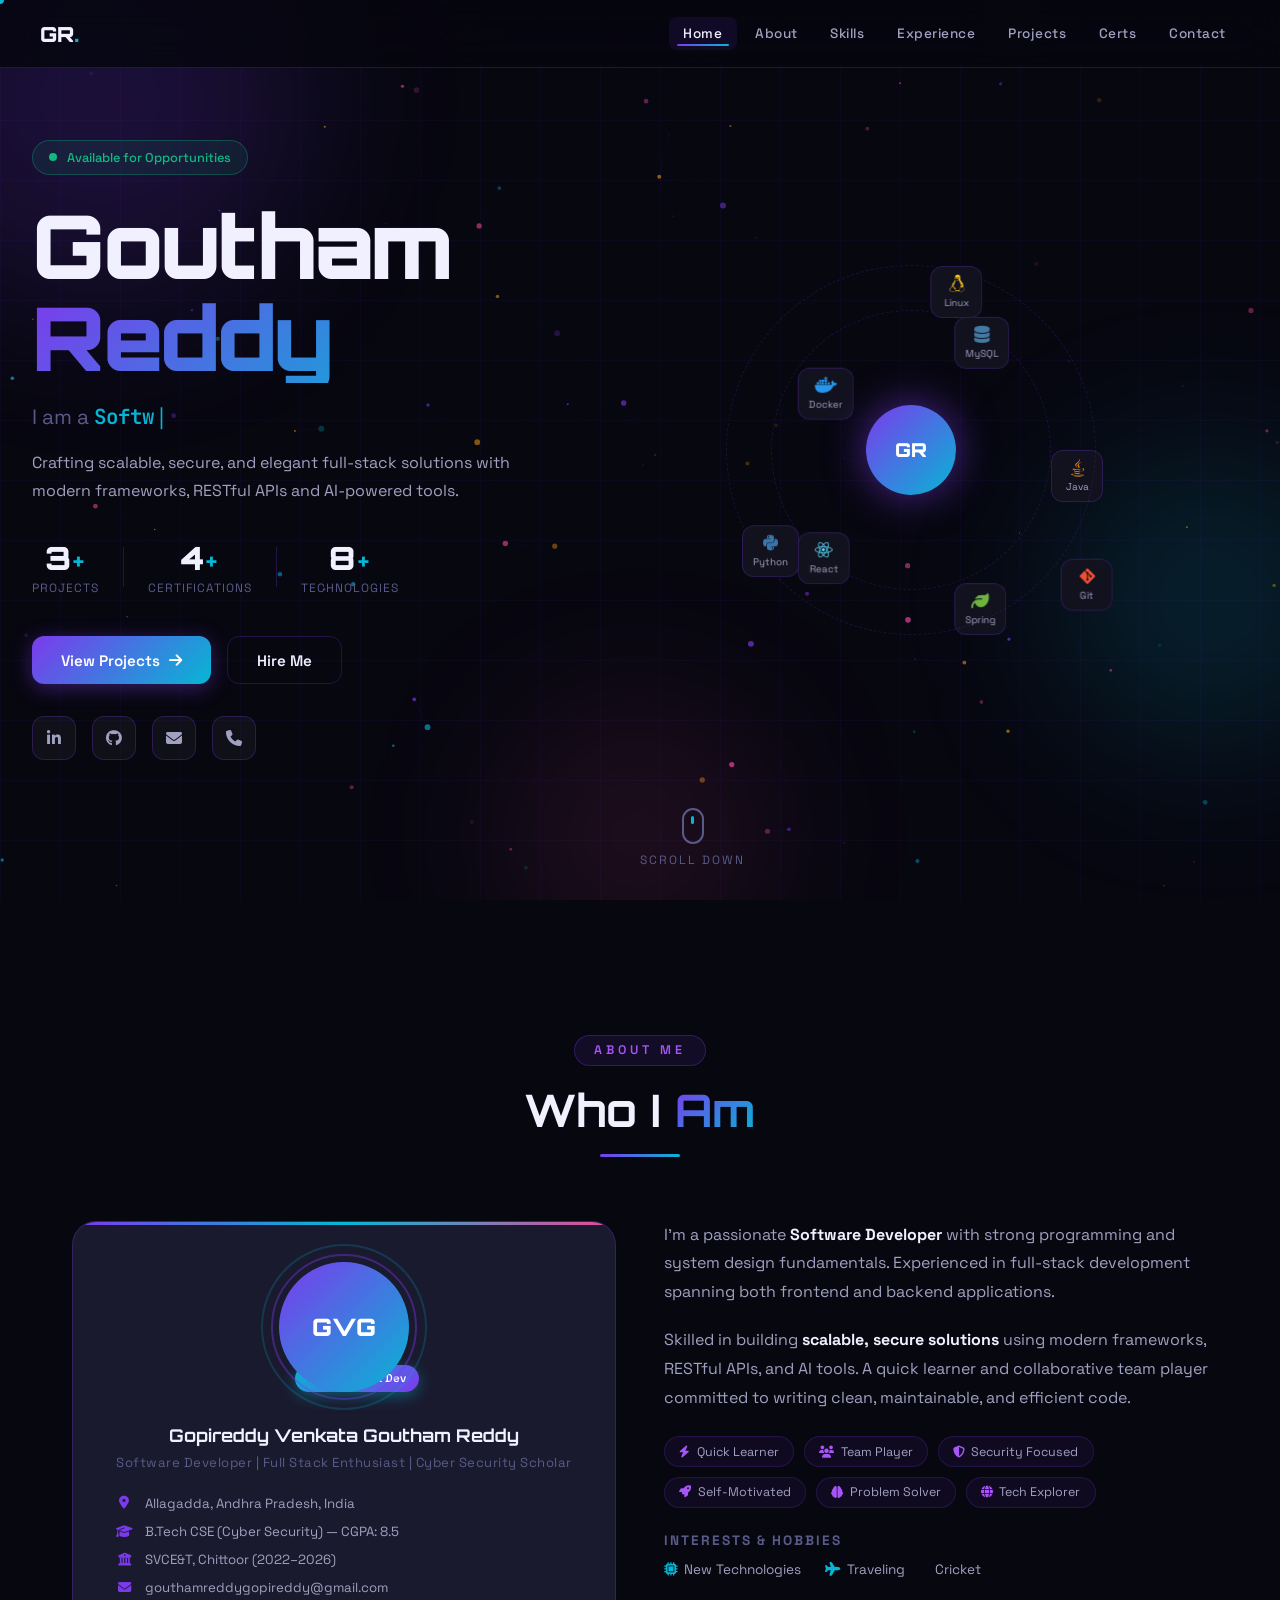
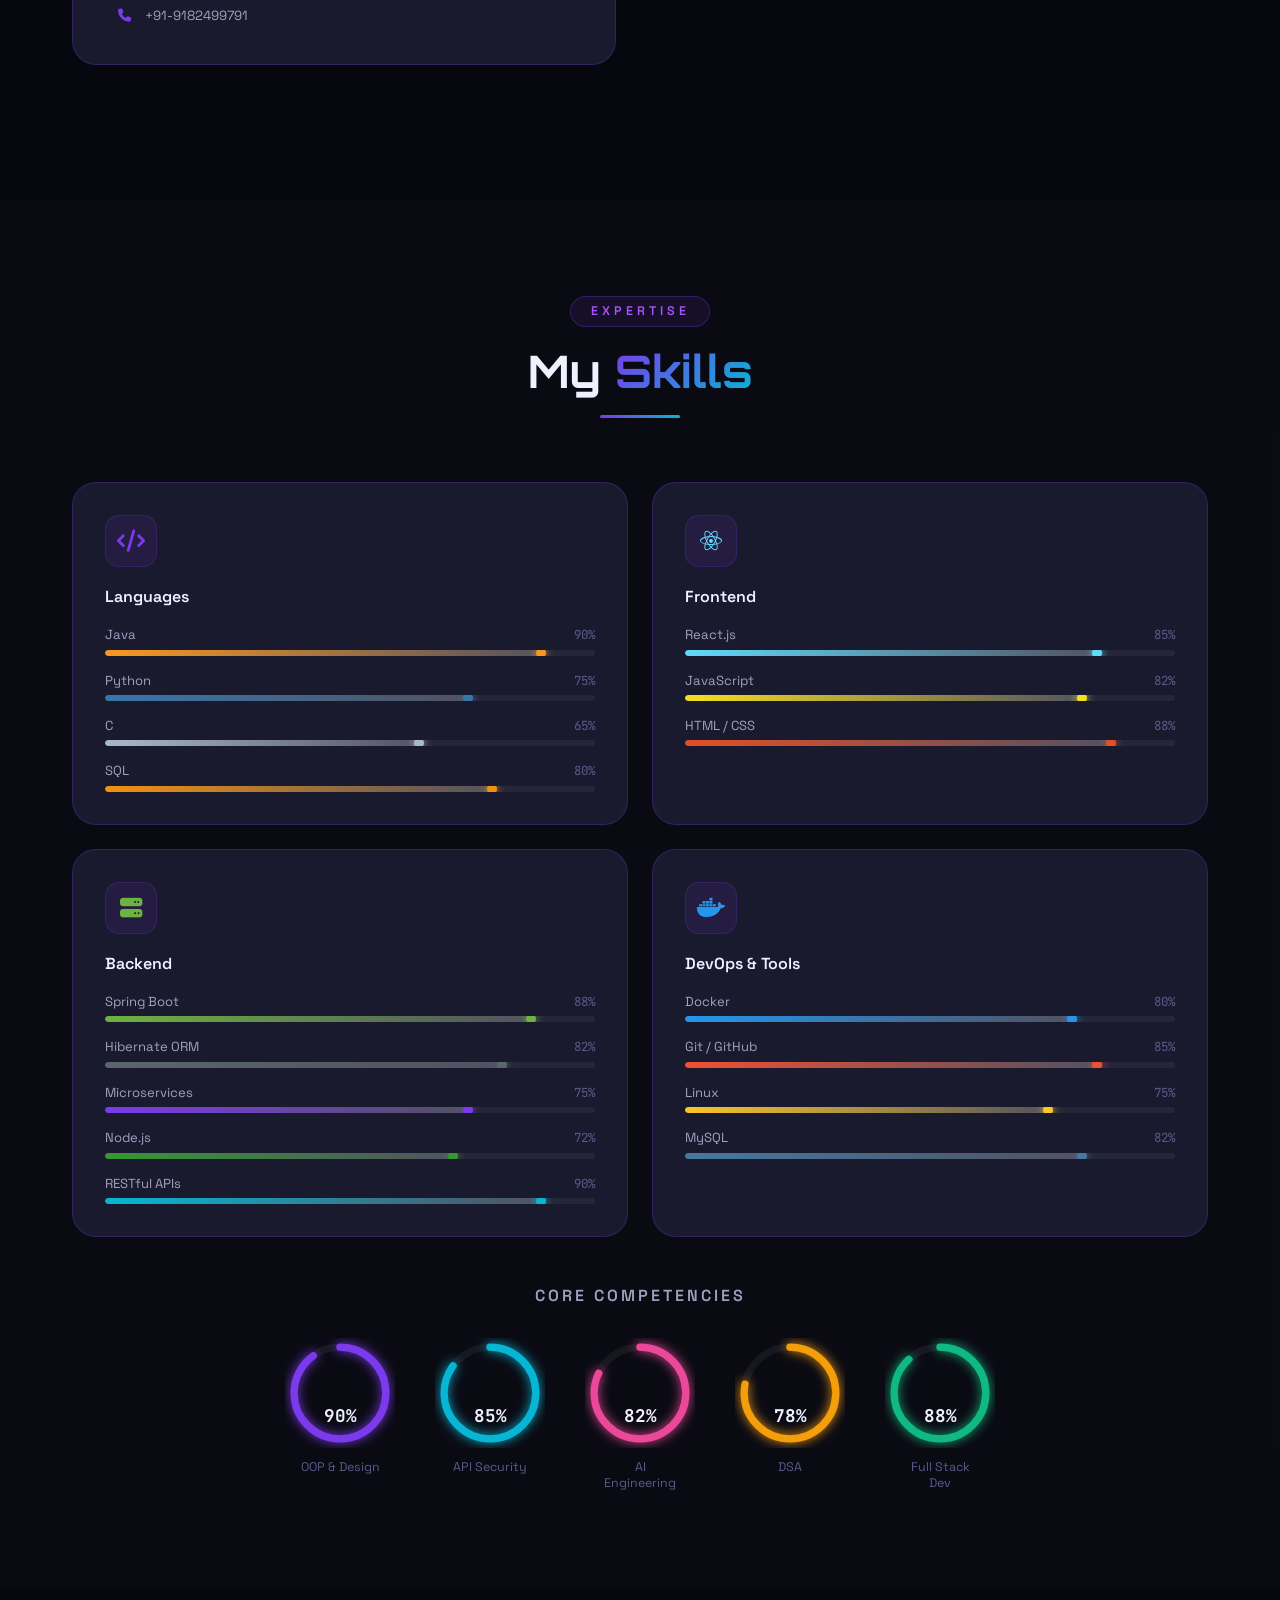
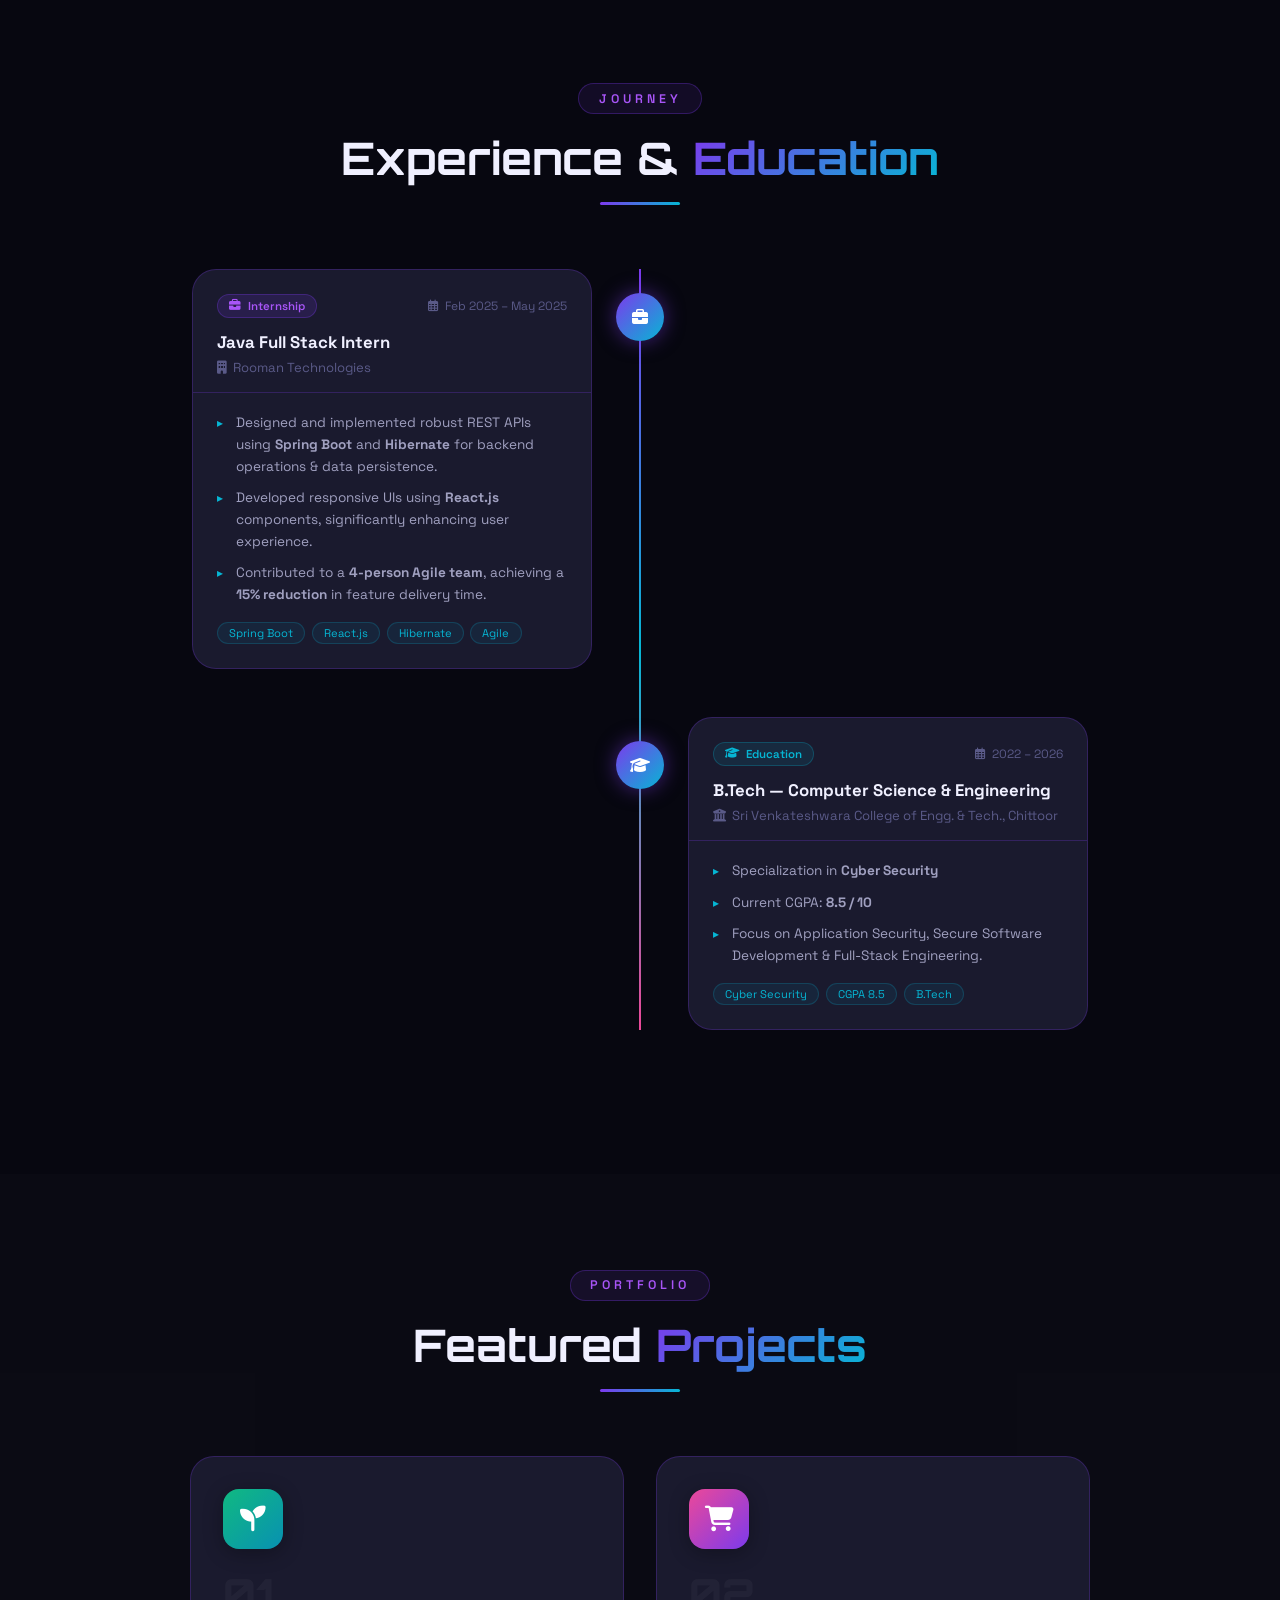
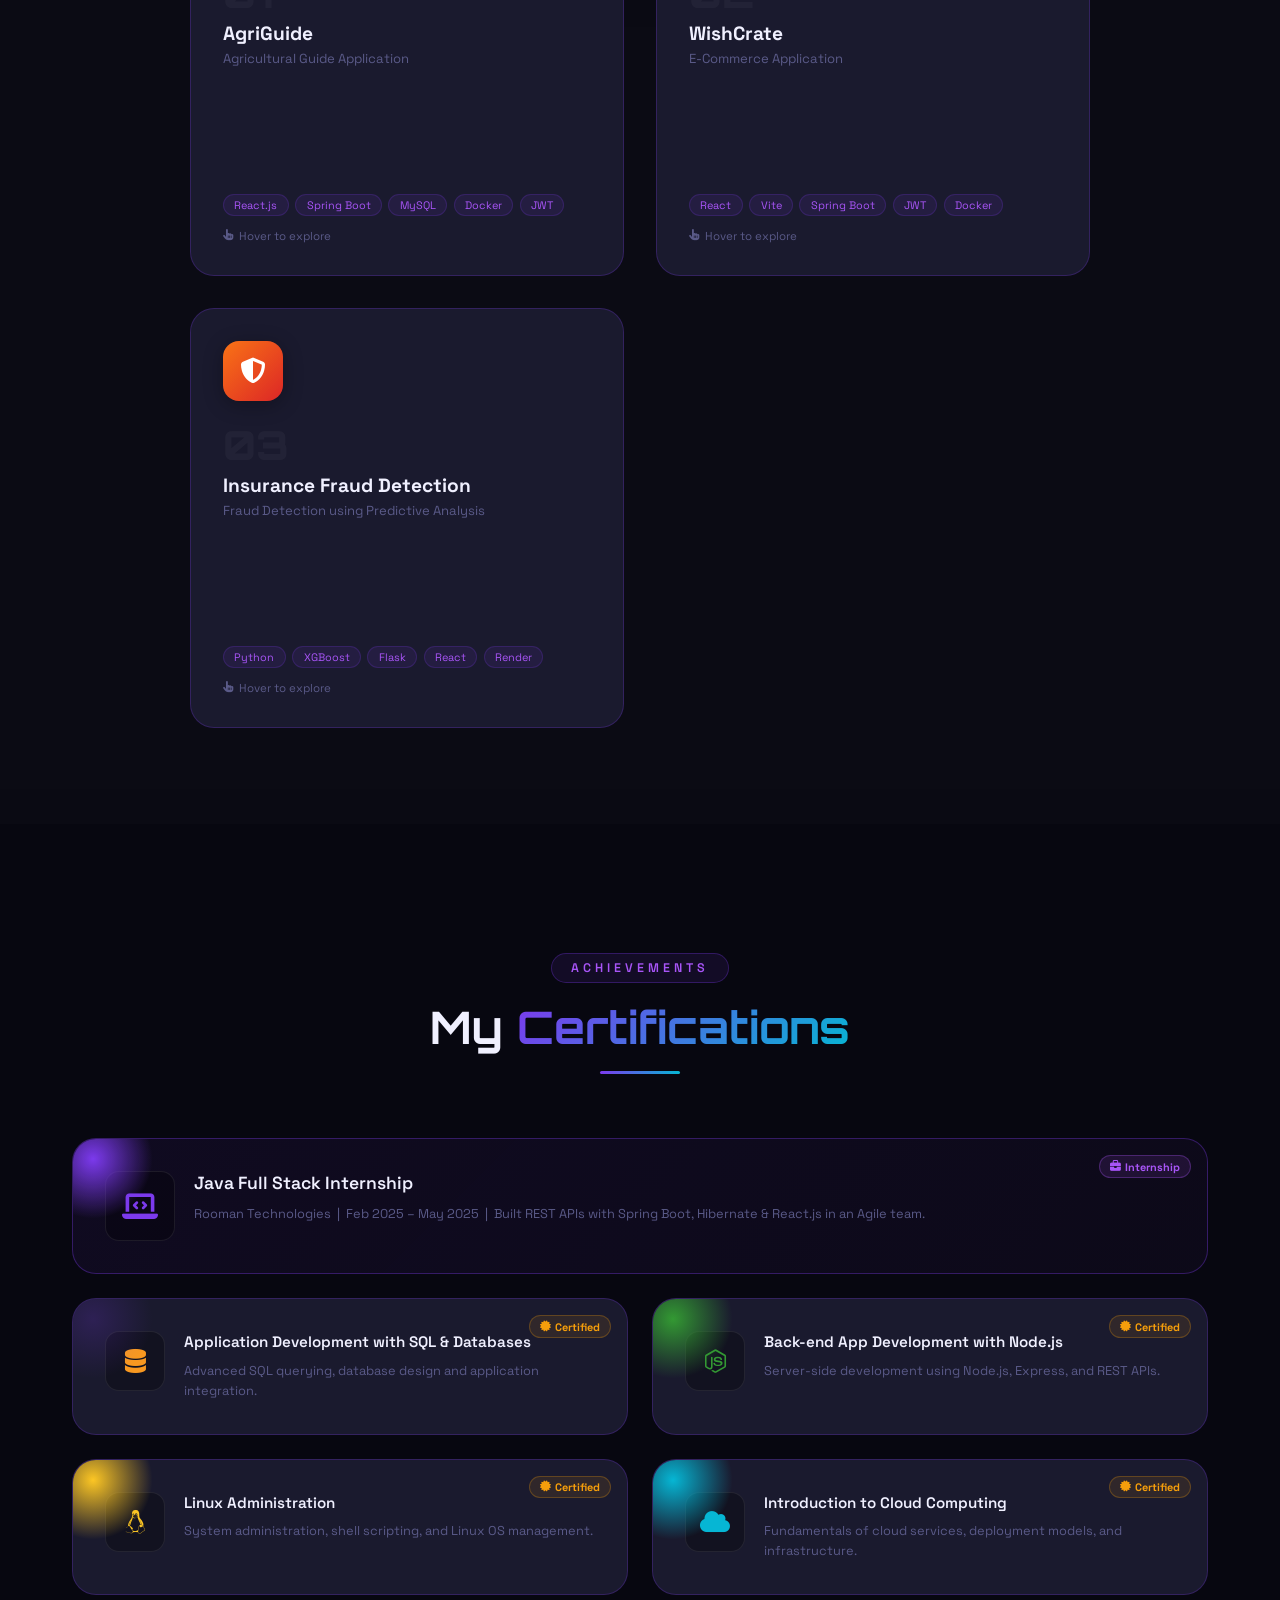
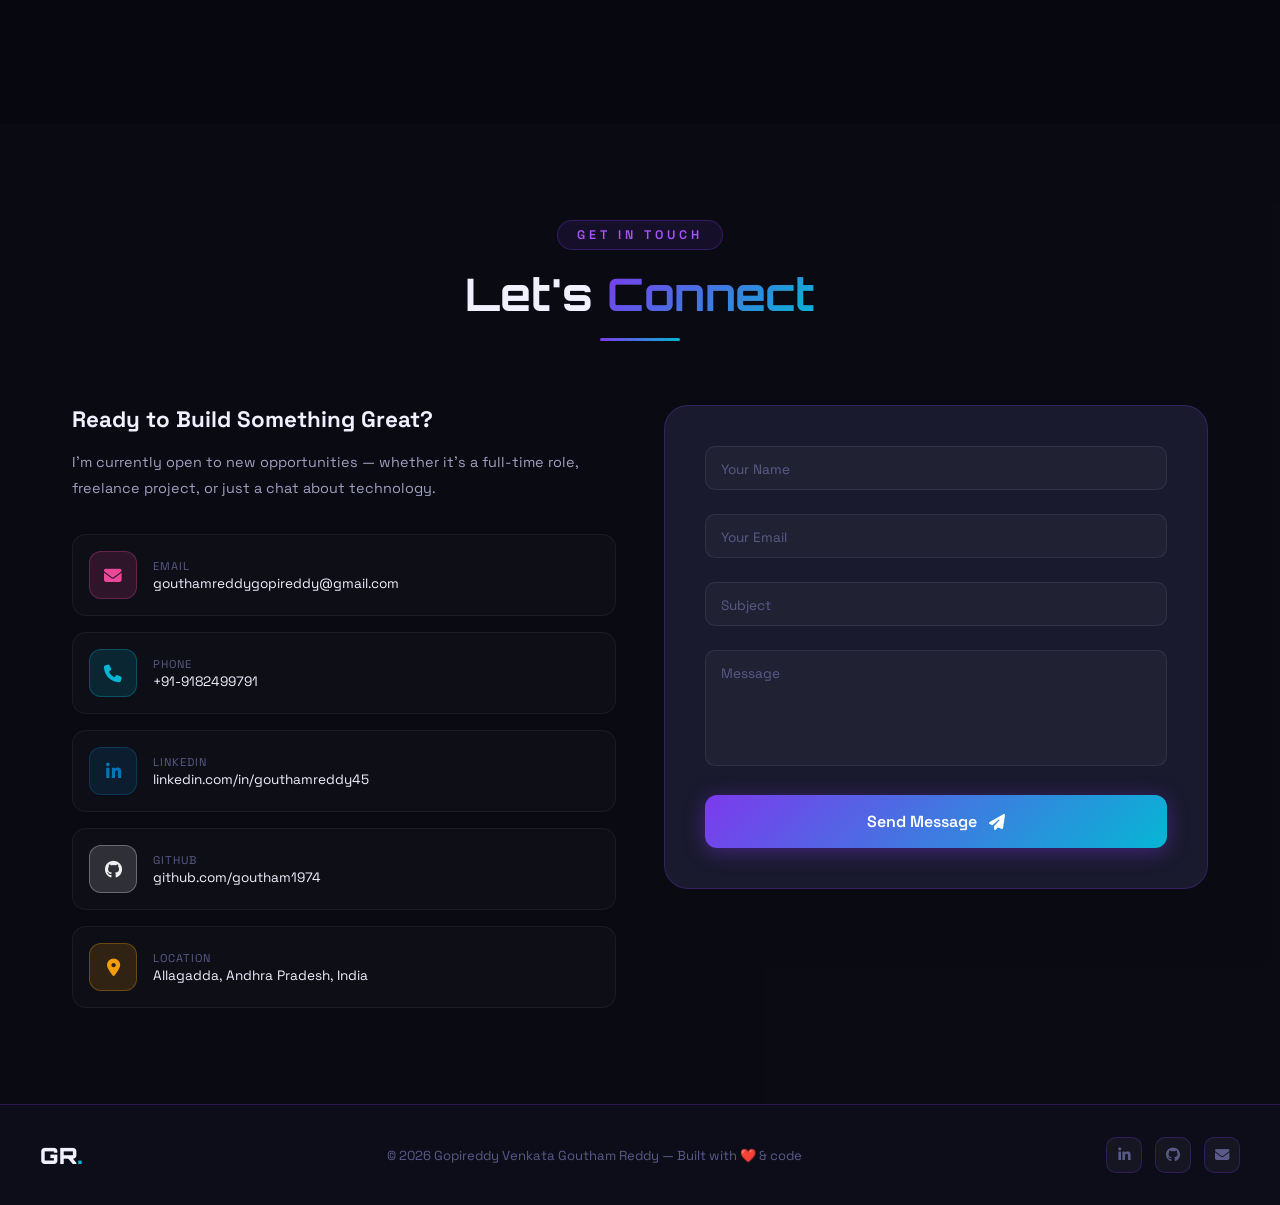
<file: index.html>
<!DOCTYPE html>
<html lang="en">
<head>
  <meta charset="UTF-8" />
  <meta name="viewport" content="width=device-width, initial-scale=1.0" />
  <title>Goutham Reddy | Software Developer</title>
  <link rel="stylesheet" href="style.css" />
  <link rel="preconnect" href="https://fonts.googleapis.com" />
  <link rel="preconnect" href="https://fonts.gstatic.com" crossorigin />
  <link href="https://fonts.googleapis.com/css2?family=Space+Grotesk:wght@300;400;500;600;700&family=Orbitron:wght@400;700;900&family=JetBrains+Mono:wght@400;700&display=swap" rel="stylesheet" />
  <link rel="stylesheet" href="https://cdnjs.cloudflare.com/ajax/libs/font-awesome/6.5.0/css/all.min.css" />
</head>
<body>

  <!-- Custom Cursor -->
  <div class="cursor-dot"></div>
  <div class="cursor-outline"></div>

  <!-- Loader -->
  <div id="loader">
    <div class="loader-content">
      <div class="loader-ring"></div>
      <div class="loader-ring"></div>
      <div class="loader-ring"></div>
      <div class="loader-text">
        <span class="loader-name">GR</span>
        <p class="loader-subtitle">Initializing Portfolio...</p>
      </div>
    </div>
  </div>

  <!-- Particle Canvas -->
  <canvas id="particleCanvas"></canvas>

  <!-- Navigation -->
  <nav id="navbar">
    <div class="nav-brand">
      <span class="brand-text">GR<span class="brand-dot">.</span></span>
    </div>
    <div class="nav-links">
      <a href="#hero" class="nav-link active" data-section="hero">Home</a>
      <a href="#about" class="nav-link" data-section="about">About</a>
      <a href="#skills" class="nav-link" data-section="skills">Skills</a>
      <a href="#experience" class="nav-link" data-section="experience">Experience</a>
      <a href="#projects" class="nav-link" data-section="projects">Projects</a>
      <a href="#certifications" class="nav-link" data-section="certifications">Certs</a>
      <a href="#contact" class="nav-link" data-section="contact">Contact</a>
    </div>
    <div class="nav-toggle" id="navToggle">
      <span></span><span></span><span></span>
    </div>
    <div class="scroll-progress" id="scrollProgress"></div>
  </nav>

  <!-- HERO SECTION -->
  <section id="hero" class="section">
    <div class="hero-bg-grid"></div>
    <div class="hero-orbs">
      <div class="orb orb-1"></div>
      <div class="orb orb-2"></div>
      <div class="orb orb-3"></div>
    </div>
    <div class="hero-content">
      <div class="hero-badge">
        <span class="badge-dot"></span>
        <span>Available for Opportunities</span>
      </div>
      <h1 class="hero-name">
        <span class="name-line" data-text="Goutham">Goutham</span>
        <span class="name-line accent" data-text="Reddy">Reddy</span>
      </h1>
      <div class="hero-titles">
        <span class="title-prefix">I am a </span>
        <span class="typewriter" id="typewriter"></span>
        <span class="cursor-blink">|</span>
      </div>
      <p class="hero-desc">
        Crafting scalable, secure, and elegant full-stack solutions with <br/>
        modern frameworks, RESTful APIs and AI-powered tools.
      </p>
      <div class="hero-stats">
        <div class="stat-item">
          <span class="stat-num" data-target="3">0</span><span class="stat-plus">+</span>
          <span class="stat-label">Projects</span>
        </div>
        <div class="stat-divider"></div>
        <div class="stat-item">
          <span class="stat-num" data-target="4">0</span><span class="stat-plus">+</span>
          <span class="stat-label">Certifications</span>
        </div>
        <div class="stat-divider"></div>
        <div class="stat-item">
          <span class="stat-num" data-target="8">0</span><span class="stat-plus">+</span>
          <span class="stat-label">Technologies</span>
        </div>
      </div>
      <div class="hero-cta">
        <a href="#projects" class="btn-primary">
          <span>View Projects</span>
          <i class="fas fa-arrow-right"></i>
        </a>
        <a href="#contact" class="btn-secondary">
          <span>Hire Me</span>
        </a>
      </div>
      <div class="hero-socials">
        <a href="https://linkedin.com/in/gouthamreddy45" target="_blank" class="social-link" title="LinkedIn"><i class="fab fa-linkedin-in"></i></a>
        <a href="https://github.com/goutham1974" target="_blank" class="social-link" title="GitHub"><i class="fab fa-github"></i></a>
        <a href="mailto:gouthamreddygopireddy@gmail.com" class="social-link" title="Email"><i class="fas fa-envelope"></i></a>
        <a href="tel:+919182499791" class="social-link" title="Phone"><i class="fas fa-phone"></i></a>
      </div>
    </div>
    <div class="hero-visual">
      <div class="tech-orbit">
        <div class="orbit-center">
          <div class="center-avatar">
            <span>GR</span>
          </div>
        </div>
        <div class="orbit orbit-1">
          <div class="orbit-item" style="--angle:0deg"><div class="tech-badge java"><i class="fab fa-java"></i><span>Java</span></div></div>
          <div class="orbit-item" style="--angle:72deg"><div class="tech-badge spring"><i class="fas fa-leaf"></i><span>Spring</span></div></div>
          <div class="orbit-item" style="--angle:144deg"><div class="tech-badge react"><i class="fab fa-react"></i><span>React</span></div></div>
          <div class="orbit-item" style="--angle:216deg"><div class="tech-badge docker"><i class="fab fa-docker"></i><span>Docker</span></div></div>
          <div class="orbit-item" style="--angle:288deg"><div class="tech-badge mysql"><i class="fas fa-database"></i><span>MySQL</span></div></div>
        </div>
        <div class="orbit orbit-2">
          <div class="orbit-item" style="--angle:36deg"><div class="tech-badge git"><i class="fab fa-git-alt"></i><span>Git</span></div></div>
          <div class="orbit-item" style="--angle:156deg"><div class="tech-badge python"><i class="fab fa-python"></i><span>Python</span></div></div>
          <div class="orbit-item" style="--angle:276deg"><div class="tech-badge linux"><i class="fab fa-linux"></i><span>Linux</span></div></div>
        </div>
      </div>
    </div>
    <div class="scroll-indicator">
      <div class="scroll-mouse">
        <div class="scroll-wheel"></div>
      </div>
      <span>Scroll Down</span>
    </div>
  </section>

  <!-- ABOUT SECTION -->
  <section id="about" class="section">
    <div class="section-inner">
      <div class="section-header reveal">
        <span class="section-label">About Me</span>
        <h2 class="section-title">Who I <span class="gradient-text">Am</span></h2>
        <div class="section-line"></div>
      </div>
      <div class="about-grid">
        <div class="about-card reveal">
          <div class="about-card-inner">
            <div class="about-avatar-wrapper">
              <div class="about-avatar">
                <span>GVG</span>
                <div class="avatar-ring"></div>
                <div class="avatar-ring ring-2"></div>
              </div>
              <div class="about-role-badge">
                <i class="fas fa-code"></i>
                <span>Full Stack Dev</span>
              </div>
            </div>
            <div class="about-info">
              <h3 class="about-name">Gopireddy Venkata Goutham Reddy</h3>
              <p class="about-tagline">Software Developer | Full Stack Enthusiast | Cyber Security Scholar</p>
              <div class="about-details">
                <div class="detail-item"><i class="fas fa-map-marker-alt"></i><span>Allagadda, Andhra Pradesh, India</span></div>
                <div class="detail-item"><i class="fas fa-graduation-cap"></i><span>B.Tech CSE (Cyber Security) — CGPA: 8.5</span></div>
                <div class="detail-item"><i class="fas fa-university"></i><span>SVCE&T, Chittoor (2022–2026)</span></div>
                <div class="detail-item"><i class="fas fa-envelope"></i><span>gouthamreddygopireddy@gmail.com</span></div>
                <div class="detail-item"><i class="fas fa-phone"></i><span>+91-9182499791</span></div>
              </div>
            </div>
          </div>
        </div>
        <div class="about-text-area reveal">
          <p class="about-bio">
            I'm a passionate <strong>Software Developer</strong> with strong programming and system design fundamentals. 
            Experienced in full-stack development spanning both frontend and backend applications.
          </p>
          <p class="about-bio">
            Skilled in building <strong>scalable, secure solutions</strong> using modern frameworks, RESTful APIs, and AI tools. 
            A quick learner and collaborative team player committed to writing clean, maintainable, and efficient code.
          </p>
          <div class="about-traits">
            <div class="trait-chip"><i class="fas fa-bolt"></i> Quick Learner</div>
            <div class="trait-chip"><i class="fas fa-users"></i> Team Player</div>
            <div class="trait-chip"><i class="fas fa-shield-alt"></i> Security Focused</div>
            <div class="trait-chip"><i class="fas fa-rocket"></i> Self-Motivated</div>
            <div class="trait-chip"><i class="fas fa-brain"></i> Problem Solver</div>
            <div class="trait-chip"><i class="fas fa-globe"></i> Tech Explorer</div>
          </div>
          <div class="about-interests">
            <h4>Interests & Hobbies</h4>
            <div class="interests-row">
              <span><i class="fas fa-microchip"></i> New Technologies</span>
              <span><i class="fas fa-plane"></i> Traveling</span>
              <span><i class="fas fa-cricket"></i> Cricket</span>
            </div>
          </div>
        </div>
      </div>
    </div>
  </section>

  <!-- SKILLS SECTION -->
  <section id="skills" class="section alt-bg">
    <div class="section-inner">
      <div class="section-header reveal">
        <span class="section-label">Expertise</span>
        <h2 class="section-title">My <span class="gradient-text">Skills</span></h2>
        <div class="section-line"></div>
      </div>

      <div class="skills-universe reveal">
        <!-- Skill Category Cards -->
        <div class="skill-category-grid">

          <div class="skill-cat-card reveal">
            <div class="cat-icon"><i class="fas fa-code"></i></div>
            <h4>Languages</h4>
            <div class="skill-bars">
              <div class="skill-bar-item">
                <div class="skill-label"><span>Java</span><span class="skill-pct">90%</span></div>
                <div class="skill-track"><div class="skill-fill" data-pct="90" style="--color:#f89820"></div></div>
              </div>
              <div class="skill-bar-item">
                <div class="skill-label"><span>Python</span><span class="skill-pct">75%</span></div>
                <div class="skill-track"><div class="skill-fill" data-pct="75" style="--color:#3776ab"></div></div>
              </div>
              <div class="skill-bar-item">
                <div class="skill-label"><span>C</span><span class="skill-pct">65%</span></div>
                <div class="skill-track"><div class="skill-fill" data-pct="65" style="--color:#a8b9cc"></div></div>
              </div>
              <div class="skill-bar-item">
                <div class="skill-label"><span>SQL</span><span class="skill-pct">80%</span></div>
                <div class="skill-track"><div class="skill-fill" data-pct="80" style="--color:#f29111"></div></div>
              </div>
            </div>
          </div>

          <div class="skill-cat-card reveal">
            <div class="cat-icon" style="--ico-color:#61dafb"><i class="fab fa-react"></i></div>
            <h4>Frontend</h4>
            <div class="skill-bars">
              <div class="skill-bar-item">
                <div class="skill-label"><span>React.js</span><span class="skill-pct">85%</span></div>
                <div class="skill-track"><div class="skill-fill" data-pct="85" style="--color:#61dafb"></div></div>
              </div>
              <div class="skill-bar-item">
                <div class="skill-label"><span>JavaScript</span><span class="skill-pct">82%</span></div>
                <div class="skill-track"><div class="skill-fill" data-pct="82" style="--color:#f7df1e"></div></div>
              </div>
              <div class="skill-bar-item">
                <div class="skill-label"><span>HTML / CSS</span><span class="skill-pct">88%</span></div>
                <div class="skill-track"><div class="skill-fill" data-pct="88" style="--color:#e34f26"></div></div>
              </div>
            </div>
          </div>

          <div class="skill-cat-card reveal">
            <div class="cat-icon" style="--ico-color:#6db33f"><i class="fas fa-server"></i></div>
            <h4>Backend</h4>
            <div class="skill-bars">
              <div class="skill-bar-item">
                <div class="skill-label"><span>Spring Boot</span><span class="skill-pct">88%</span></div>
                <div class="skill-track"><div class="skill-fill" data-pct="88" style="--color:#6db33f"></div></div>
              </div>
              <div class="skill-bar-item">
                <div class="skill-label"><span>Hibernate ORM</span><span class="skill-pct">82%</span></div>
                <div class="skill-track"><div class="skill-fill" data-pct="82" style="--color:#59666c"></div></div>
              </div>
              <div class="skill-bar-item">
                <div class="skill-label"><span>Microservices</span><span class="skill-pct">75%</span></div>
                <div class="skill-track"><div class="skill-fill" data-pct="75" style="--color:#7c3aed"></div></div>
              </div>
              <div class="skill-bar-item">
                <div class="skill-label"><span>Node.js</span><span class="skill-pct">72%</span></div>
                <div class="skill-track"><div class="skill-fill" data-pct="72" style="--color:#339933"></div></div>
              </div>
              <div class="skill-bar-item">
                <div class="skill-label"><span>RESTful APIs</span><span class="skill-pct">90%</span></div>
                <div class="skill-track"><div class="skill-fill" data-pct="90" style="--color:#06b6d4"></div></div>
              </div>
            </div>
          </div>

          <div class="skill-cat-card reveal">
            <div class="cat-icon" style="--ico-color:#2496ed"><i class="fab fa-docker"></i></div>
            <h4>DevOps & Tools</h4>
            <div class="skill-bars">
              <div class="skill-bar-item">
                <div class="skill-label"><span>Docker</span><span class="skill-pct">80%</span></div>
                <div class="skill-track"><div class="skill-fill" data-pct="80" style="--color:#2496ed"></div></div>
              </div>
              <div class="skill-bar-item">
                <div class="skill-label"><span>Git / GitHub</span><span class="skill-pct">85%</span></div>
                <div class="skill-track"><div class="skill-fill" data-pct="85" style="--color:#f05032"></div></div>
              </div>
              <div class="skill-bar-item">
                <div class="skill-label"><span>Linux</span><span class="skill-pct">75%</span></div>
                <div class="skill-track"><div class="skill-fill" data-pct="75" style="--color:#fcc624"></div></div>
              </div>
              <div class="skill-bar-item">
                <div class="skill-label"><span>MySQL</span><span class="skill-pct">82%</span></div>
                <div class="skill-track"><div class="skill-fill" data-pct="82" style="--color:#4479a1"></div></div>
              </div>
            </div>
          </div>

        </div>

        <!-- Circular Competency Rings -->
        <div class="competency-rings reveal">
          <h3 class="rings-title">Core Competencies</h3>
          <div class="rings-row">
            <div class="ring-item">
              <svg class="ring-svg" viewBox="0 0 120 120">
                <circle class="ring-bg" cx="60" cy="60" r="50"/>
                <circle class="ring-progress" cx="60" cy="60" r="50" data-pct="90" style="--ring-color:#7c3aed"/>
              </svg>
              <div class="ring-center"><span class="ring-pct">90%</span></div>
              <p class="ring-label">OOP & Design</p>
            </div>
            <div class="ring-item">
              <svg class="ring-svg" viewBox="0 0 120 120">
                <circle class="ring-bg" cx="60" cy="60" r="50"/>
                <circle class="ring-progress" cx="60" cy="60" r="50" data-pct="85" style="--ring-color:#06b6d4"/>
              </svg>
              <div class="ring-center"><span class="ring-pct">85%</span></div>
              <p class="ring-label">API Security</p>
            </div>
            <div class="ring-item">
              <svg class="ring-svg" viewBox="0 0 120 120">
                <circle class="ring-bg" cx="60" cy="60" r="50"/>
                <circle class="ring-progress" cx="60" cy="60" r="50" data-pct="82" style="--ring-color:#ec4899"/>
              </svg>
              <div class="ring-center"><span class="ring-pct">82%</span></div>
              <p class="ring-label">AI Engineering</p>
            </div>
            <div class="ring-item">
              <svg class="ring-svg" viewBox="0 0 120 120">
                <circle class="ring-bg" cx="60" cy="60" r="50"/>
                <circle class="ring-progress" cx="60" cy="60" r="50" data-pct="78" style="--ring-color:#f59e0b"/>
              </svg>
              <div class="ring-center"><span class="ring-pct">78%</span></div>
              <p class="ring-label">DSA</p>
            </div>
            <div class="ring-item">
              <svg class="ring-svg" viewBox="0 0 120 120">
                <circle class="ring-bg" cx="60" cy="60" r="50"/>
                <circle class="ring-progress" cx="60" cy="60" r="50" data-pct="88" style="--ring-color:#10b981"/>
              </svg>
              <div class="ring-center"><span class="ring-pct">88%</span></div>
              <p class="ring-label">Full Stack Dev</p>
            </div>
          </div>
        </div>
      </div>
    </div>
  </section>

  <!-- EXPERIENCE SECTION -->
  <section id="experience" class="section">
    <div class="section-inner">
      <div class="section-header reveal">
        <span class="section-label">Journey</span>
        <h2 class="section-title">Experience & <span class="gradient-text">Education</span></h2>
        <div class="section-line"></div>
      </div>
      <div class="timeline">

        <div class="timeline-item reveal" data-type="work">
          <div class="timeline-dot">
            <i class="fas fa-briefcase"></i>
          </div>
          <div class="timeline-card">
            <div class="tcard-header">
              <div class="tcard-meta">
                <span class="tcard-type work-badge"><i class="fas fa-briefcase"></i> Internship</span>
                <span class="tcard-date"><i class="far fa-calendar-alt"></i> Feb 2025 – May 2025</span>
              </div>
              <h3 class="tcard-title">Java Full Stack Intern</h3>
              <p class="tcard-company"><i class="fas fa-building"></i> Rooman Technologies</p>
            </div>
            <div class="tcard-body">
              <ul class="tcard-list">
                <li>Designed and implemented robust REST APIs using <strong>Spring Boot</strong> and <strong>Hibernate</strong> for backend operations & data persistence.</li>
                <li>Developed responsive UIs using <strong>React.js</strong> components, significantly enhancing user experience.</li>
                <li>Contributed to a <strong>4-person Agile team</strong>, achieving a <strong>15% reduction</strong> in feature delivery time.</li>
              </ul>
              <div class="tcard-tags">
                <span>Spring Boot</span><span>React.js</span><span>Hibernate</span><span>Agile</span>
              </div>
            </div>
          </div>
        </div>

        <div class="timeline-item reveal right" data-type="edu">
          <div class="timeline-dot">
            <i class="fas fa-graduation-cap"></i>
          </div>
          <div class="timeline-card">
            <div class="tcard-header">
              <div class="tcard-meta">
                <span class="tcard-type edu-badge"><i class="fas fa-graduation-cap"></i> Education</span>
                <span class="tcard-date"><i class="far fa-calendar-alt"></i> 2022 – 2026</span>
              </div>
              <h3 class="tcard-title">B.Tech — Computer Science & Engineering</h3>
              <p class="tcard-company"><i class="fas fa-university"></i> Sri Venkateshwara College of Engg. & Tech., Chittoor</p>
            </div>
            <div class="tcard-body">
              <ul class="tcard-list">
                <li>Specialization in <strong>Cyber Security</strong></li>
                <li>Current CGPA: <strong>8.5 / 10</strong></li>
                <li>Focus on Application Security, Secure Software Development & Full-Stack Engineering.</li>
              </ul>
              <div class="tcard-tags">
                <span>Cyber Security</span><span>CGPA 8.5</span><span>B.Tech</span>
              </div>
            </div>
          </div>
        </div>

      </div>
    </div>
  </section>

  <!-- PROJECTS SECTION -->
  <section id="projects" class="section alt-bg">
    <div class="section-inner">
      <div class="section-header reveal">
        <span class="section-label">Portfolio</span>
        <h2 class="section-title">Featured <span class="gradient-text">Projects</span></h2>
        <div class="section-line"></div>
      </div>
      <div class="projects-grid">

        <!-- AgriGuide -->
        <div class="project-card reveal" data-tilt>
          <div class="project-card-inner">
            <div class="project-front">
              <div class="project-icon-wrap agri-gradient">
                <i class="fas fa-seedling"></i>
              </div>
              <div class="project-number">01</div>
              <h3 class="project-title">AgriGuide</h3>
              <p class="project-subtitle">Agricultural Guide Application</p>
              <div class="project-tags">
                <span>React.js</span><span>Spring Boot</span><span>MySQL</span><span>Docker</span><span>JWT</span>
              </div>
              <div class="project-hover-hint"><i class="fas fa-hand-pointer"></i> Hover to explore</div>
            </div>
            <div class="project-back">
              <div class="project-back-header agri-gradient">
                <i class="fas fa-seedling"></i>
                <span>AgriGuide</span>
              </div>
              <div class="project-back-body">
                <div class="feature-list">
                  <div class="feature-item"><i class="fas fa-check-circle"></i><span>Crop recommendations & CRUD</span></div>
                  <div class="feature-item"><i class="fas fa-check-circle"></i><span>Farmer experience sharing platform</span></div>
                  <div class="feature-item"><i class="fas fa-check-circle"></i><span>JWT + Spring Security + CORS</span></div>
                  <div class="feature-item"><i class="fas fa-check-circle"></i><span>Hibernate JPA & auto schema generation</span></div>
                  <div class="feature-item"><i class="fas fa-check-circle"></i><span>Deployed on Render (Docker) + Vercel</span></div>
                  <div class="feature-item"><i class="fas fa-check-circle"></i><span>GitHub Actions uptime monitoring</span></div>
                </div>
                <div class="project-date"><i class="far fa-calendar-alt"></i> Oct 2025</div>
                <div class="project-links">
                  <a href="https://github.com/goutham1974/Agriguide-Project" target="_blank" class="proj-btn"><i class="fab fa-github"></i> Code</a>
                  <a href="https://agriguide-project.vercel.app/" target="_blank" class="proj-btn"><i class="fas fa-external-link-alt"></i> Live</a>
                </div>
              </div>
            </div>
          </div>
        </div>

        <!-- WishCrate -->
        <div class="project-card reveal" data-tilt>
          <div class="project-card-inner">
            <div class="project-front">
              <div class="project-icon-wrap wish-gradient">
                <i class="fas fa-shopping-cart"></i>
              </div>
              <div class="project-number">02</div>
              <h3 class="project-title">WishCrate</h3>
              <p class="project-subtitle">E-Commerce Application</p>
              <div class="project-tags">
                <span>React</span><span>Vite</span><span>Spring Boot</span><span>JWT</span><span>Docker</span>
              </div>
              <div class="project-hover-hint"><i class="fas fa-hand-pointer"></i> Hover to explore</div>
            </div>
            <div class="project-back">
              <div class="project-back-header wish-gradient">
                <i class="fas fa-shopping-cart"></i>
                <span>WishCrate</span>
              </div>
              <div class="project-back-body">
                <div class="feature-list">
                  <div class="feature-item"><i class="fas fa-check-circle"></i><span>JWT-based authentication system</span></div>
                  <div class="feature-item"><i class="fas fa-check-circle"></i><span>Product catalog, cart, order management</span></div>
                  <div class="feature-item"><i class="fas fa-check-circle"></i><span>Role-based access control (RBAC)</span></div>
                  <div class="feature-item"><i class="fas fa-check-circle"></i><span>Admin Dashboard with analytics</span></div>
                  <div class="feature-item"><i class="fas fa-check-circle"></i><span>Dockerized backend as JAR</span></div>
                  <div class="feature-item"><i class="fas fa-check-circle"></i><span>Frontend deployed on Netlify</span></div>
                </div>
                <div class="project-date"><i class="far fa-calendar-alt"></i> Mar 2025 – Apr 2025</div>
                <div class="project-links">
                  <a href="https://github.com/goutham1974/WishCrate-Project" target="_blank" class="proj-btn"><i class="fab fa-github"></i> Code</a>
                  <a href="https://wishcrate.netlify.app/" target="_blank" class="proj-btn"><i class="fas fa-external-link-alt"></i> Live</a>
                </div>
              </div>
            </div>
          </div>
        </div>

        <!-- Insurance Fraud Detection -->
        <div class="project-card reveal" data-tilt>
          <div class="project-card-inner">
            <div class="project-front">
              <div class="project-icon-wrap fraud-gradient">
                <i class="fas fa-shield-halved"></i>
              </div>
              <div class="project-number">03</div>
              <h3 class="project-title">Insurance Fraud Detection</h3>
              <p class="project-subtitle">Fraud Detection using Predictive Analysis</p>
              <div class="project-tags">
                <span>Python</span><span>XGBoost</span><span>Flask</span><span>React</span><span>Render</span>
              </div>
              <div class="project-hover-hint"><i class="fas fa-hand-pointer"></i> Hover to explore</div>
            </div>
            <div class="project-back">
              <div class="project-back-header fraud-gradient">
                <i class="fas fa-shield-halved"></i>
                <span>Insurance Fraud Detection</span>
              </div>
              <div class="project-back-body">
                <div class="feature-list">
                  <div class="feature-item"><i class="fas fa-check-circle"></i><span>XGBoost model – 94% accuracy, 97% AUC</span></div>
                  <div class="feature-item"><i class="fas fa-check-circle"></i><span>End-to-end ML pipeline & feature engineering</span></div>
                  <div class="feature-item"><i class="fas fa-check-circle"></i><span>Flask REST API for real-time predictions</span></div>
                  <div class="feature-item"><i class="fas fa-check-circle"></i><span>React dashboard with charts & KPI cards</span></div>
                  <div class="feature-item"><i class="fas fa-check-circle"></i><span>Batch & single-claim prediction endpoints</span></div>
                  <div class="feature-item"><i class="fas fa-check-circle"></i><span>Deployed live on Render (Gunicorn + React)</span></div>
                </div>
                <div class="project-date"><i class="far fa-calendar-alt"></i> Jan 2025 – Feb 2025</div>
                <div class="project-links">
                  <a href="https://github.com/goutham1974/Insurance_Fraud_Detection-Project" target="_blank" class="proj-btn"><i class="fab fa-github"></i> Code</a>
                  <a href="https://insurance-fraud-detection-yskl.onrender.com" target="_blank" class="proj-btn"><i class="fas fa-external-link-alt"></i> Live</a>
                </div>
              </div>
            </div>
          </div>
        </div>

      </div>
    </div>
  </section>

  <!-- CERTIFICATIONS SECTION -->
  <section id="certifications" class="section">
    <div class="section-inner">
      <div class="section-header reveal">
        <span class="section-label">Achievements</span>
        <h2 class="section-title">My <span class="gradient-text">Certifications</span></h2>
        <div class="section-line"></div>
      </div>
      <div class="cert-grid">

        <!-- Internship Certificate - Featured -->
        <div class="cert-card cert-card-featured reveal" data-cert-img="certs/internship-cert.jpg.pdf" data-cert-title="Java Full Stack Internship — Rooman Technologies">
          <div class="cert-glow" style="--glow:#7c3aed"></div>
          <div class="cert-icon-wrap" style="--cert-color:#7c3aed">
            <i class="fas fa-laptop-code"></i>
          </div>
          <div class="cert-body">
            <h4>Java Full Stack Internship</h4>
            <p>Rooman Technologies &nbsp;|&nbsp; Feb 2025 – May 2025 &nbsp;|&nbsp; Built REST APIs with Spring Boot, Hibernate & React.js in an Agile team.</p>
          </div>
          <div class="cert-badge" style="--gold:#a855f7; background:rgba(168,85,247,0.12); border-color:rgba(168,85,247,0.3); color:#a855f7">
            <i class="fas fa-briefcase"></i> Internship
          </div>
          <div class="cert-view-hint"><i class="fas fa-eye"></i> Click to view certificate</div>
        </div>

        <div class="cert-card reveal" data-cert-img="certs/sql-cert.jpg.pdf" data-cert-title="Application Development with SQL &amp; Databases">
          <div class="cert-glow"></div>
          <div class="cert-icon-wrap" style="--cert-color:#f89820">
            <i class="fas fa-database"></i>
          </div>
          <div class="cert-body">
            <h4>Application Development with SQL &amp; Databases</h4>
            <p>Advanced SQL querying, database design and application integration.</p>
          </div>
          <div class="cert-badge"><i class="fas fa-certificate"></i> Certified</div>
          <div class="cert-view-hint"><i class="fas fa-eye"></i> Click to view certificate</div>
        </div>

        <div class="cert-card reveal" data-cert-img="certs/nodejs-cert.jpg.pdf" data-cert-title="Back-end App Development with Node.js">
          <div class="cert-glow" style="--glow:#339933"></div>
          <div class="cert-icon-wrap" style="--cert-color:#339933">
            <i class="fab fa-node-js"></i>
          </div>
          <div class="cert-body">
            <h4>Back-end App Development with Node.js</h4>
            <p>Server-side development using Node.js, Express, and REST APIs.</p>
          </div>
          <div class="cert-badge"><i class="fas fa-certificate"></i> Certified</div>
          <div class="cert-view-hint"><i class="fas fa-eye"></i> Click to view certificate</div>
        </div>

        <div class="cert-card reveal" data-cert-img="certs/linux-cert.jpg.pdf" data-cert-title="Linux Administration">
          <div class="cert-glow" style="--glow:#fcc624"></div>
          <div class="cert-icon-wrap" style="--cert-color:#fcc624">
            <i class="fab fa-linux"></i>
          </div>
          <div class="cert-body">
            <h4>Linux Administration</h4>
            <p>System administration, shell scripting, and Linux OS management.</p>
          </div>
          <div class="cert-badge"><i class="fas fa-certificate"></i> Certified</div>
          <div class="cert-view-hint"><i class="fas fa-eye"></i> Click to view certificate</div>
        </div>

        <div class="cert-card reveal" data-cert-img="certs/cloud-cert.jpg.pdf" data-cert-title="Introduction to Cloud Computing">
          <div class="cert-glow" style="--glow:#06b6d4"></div>
          <div class="cert-icon-wrap" style="--cert-color:#06b6d4">
            <i class="fas fa-cloud"></i>
          </div>
          <div class="cert-body">
            <h4>Introduction to Cloud Computing</h4>
            <p>Fundamentals of cloud services, deployment models, and infrastructure.</p>
          </div>
          <div class="cert-badge"><i class="fas fa-certificate"></i> Certified</div>
          <div class="cert-view-hint"><i class="fas fa-eye"></i> Click to view certificate</div>
        </div>

      </div>
    </div>
  </section>

  <!-- CONTACT SECTION -->
  <section id="contact" class="section alt-bg">
    <div class="section-inner">
      <div class="section-header reveal">
        <span class="section-label">Get In Touch</span>
        <h2 class="section-title">Let's <span class="gradient-text">Connect</span></h2>
        <div class="section-line"></div>
      </div>
      <div class="contact-grid">
        <div class="contact-info reveal">
          <h3>Ready to Build Something Great?</h3>
          <p>I'm currently open to new opportunities — whether it's a full-time role, freelance project, or just a chat about technology.</p>
          <div class="contact-items">
            <a href="mailto:gouthamreddygopireddy@gmail.com" class="contact-item">
              <div class="contact-icon" style="--c:#ec4899"><i class="fas fa-envelope"></i></div>
              <div class="contact-text">
                <span class="contact-label">Email</span>
                <span class="contact-val">gouthamreddygopireddy@gmail.com</span>
              </div>
            </a>
            <a href="tel:+919182499791" class="contact-item">
              <div class="contact-icon" style="--c:#06b6d4"><i class="fas fa-phone"></i></div>
              <div class="contact-text">
                <span class="contact-label">Phone</span>
                <span class="contact-val">+91-9182499791</span>
              </div>
            </a>
            <a href="https://linkedin.com/in/gouthamreddy45" target="_blank" class="contact-item">
              <div class="contact-icon" style="--c:#0077b5"><i class="fab fa-linkedin-in"></i></div>
              <div class="contact-text">
                <span class="contact-label">LinkedIn</span>
                <span class="contact-val">linkedin.com/in/gouthamreddy45</span>
              </div>
            </a>
            <a href="https://github.com/goutham1974" target="_blank" class="contact-item">
              <div class="contact-icon" style="--c:#f0f0f0"><i class="fab fa-github"></i></div>
              <div class="contact-text">
                <span class="contact-label">GitHub</span>
                <span class="contact-val">github.com/goutham1974</span>
              </div>
            </a>
            <div class="contact-item">
              <div class="contact-icon" style="--c:#f59e0b"><i class="fas fa-map-marker-alt"></i></div>
              <div class="contact-text">
                <span class="contact-label">Location</span>
                <span class="contact-val">Allagadda, Andhra Pradesh, India</span>
              </div>
            </div>
          </div>
        </div>

        <div class="contact-form-wrap reveal">
          <form class="contact-form" id="contactForm" onsubmit="handleFormSubmit(event)">
            <div class="form-group">
              <input type="text" id="fname" placeholder=" " required />
              <label for="fname">Your Name</label>
              <div class="form-line"></div>
            </div>
            <div class="form-group">
              <input type="email" id="femail" placeholder=" " required />
              <label for="femail">Your Email</label>
              <div class="form-line"></div>
            </div>
            <div class="form-group">
              <input type="text" id="fsubject" placeholder=" " required />
              <label for="fsubject">Subject</label>
              <div class="form-line"></div>
            </div>
            <div class="form-group">
              <textarea id="fmessage" rows="5" placeholder=" " required></textarea>
              <label for="fmessage">Message</label>
              <div class="form-line"></div>
            </div>
            <button type="submit" class="btn-submit">
              <span class="btn-text">Send Message</span>
              <i class="fas fa-paper-plane"></i>
              <div class="btn-loader" style="display:none"><div class="spinner"></div></div>
            </button>
            <div class="form-success" id="formSuccess" style="display:none">
              <i class="fas fa-check-circle"></i> Message sent successfully!
            </div>
          </form>
        </div>
      </div>
    </div>
  </section>

  <!-- FOOTER -->
  <footer class="footer">
    <div class="footer-inner">
      <div class="footer-logo">GR<span>.</span></div>
      <p class="footer-copy">© 2026 Gopireddy Venkata Goutham Reddy — Built with ❤️ & code</p>
      <div class="footer-socials">
        <a href="https://linkedin.com/in/gouthamreddy45" target="_blank"><i class="fab fa-linkedin-in"></i></a>
        <a href="https://github.com/goutham1974" target="_blank"><i class="fab fa-github"></i></a>
        <a href="mailto:gouthamreddygopireddy@gmail.com"><i class="fas fa-envelope"></i></a>
      </div>
    </div>
  </footer>

  <!-- Certificate Lightbox Modal -->
  <div id="certModal" class="cert-modal" role="dialog" aria-modal="true" aria-label="Certificate Viewer">
    <div class="cert-modal-overlay" id="certModalOverlay"></div>
    <div class="cert-modal-box">
      <div class="cert-modal-header">
        <h3 class="cert-modal-title" id="certModalTitle"></h3>
        <div class="cert-modal-actions">
          <a id="certDownloadBtn" download class="cert-action-btn" title="Download">
            <i class="fas fa-download"></i>
          </a>
          <button class="cert-action-btn" id="certModalClose" title="Close">
            <i class="fas fa-times"></i>
          </button>
        </div>
      </div>
      <div class="cert-modal-body">
        <div class="cert-img-wrapper">
          <iframe id="certModalFrame" src="" title="Certificate Viewer" allowfullscreen></iframe>
          <div class="cert-img-placeholder" id="certImgPlaceholder">
            <i class="fas fa-image"></i>
            <p>Place your certificate image at:<br/><code id="certImgPath"></code></p>
            <span>Supported formats: JPG, PNG, PDF screenshot, WEBP</span>
          </div>
        </div>
      </div>
    </div>
  </div>

  <!-- Back to Top -->
  <button class="back-to-top" id="backToTop" onclick="window.scrollTo({top:0,behavior:'smooth'})">
    <i class="fas fa-arrow-up"></i>
  </button>

  <script src="script.js"></script>
</body>
</html>
</file>
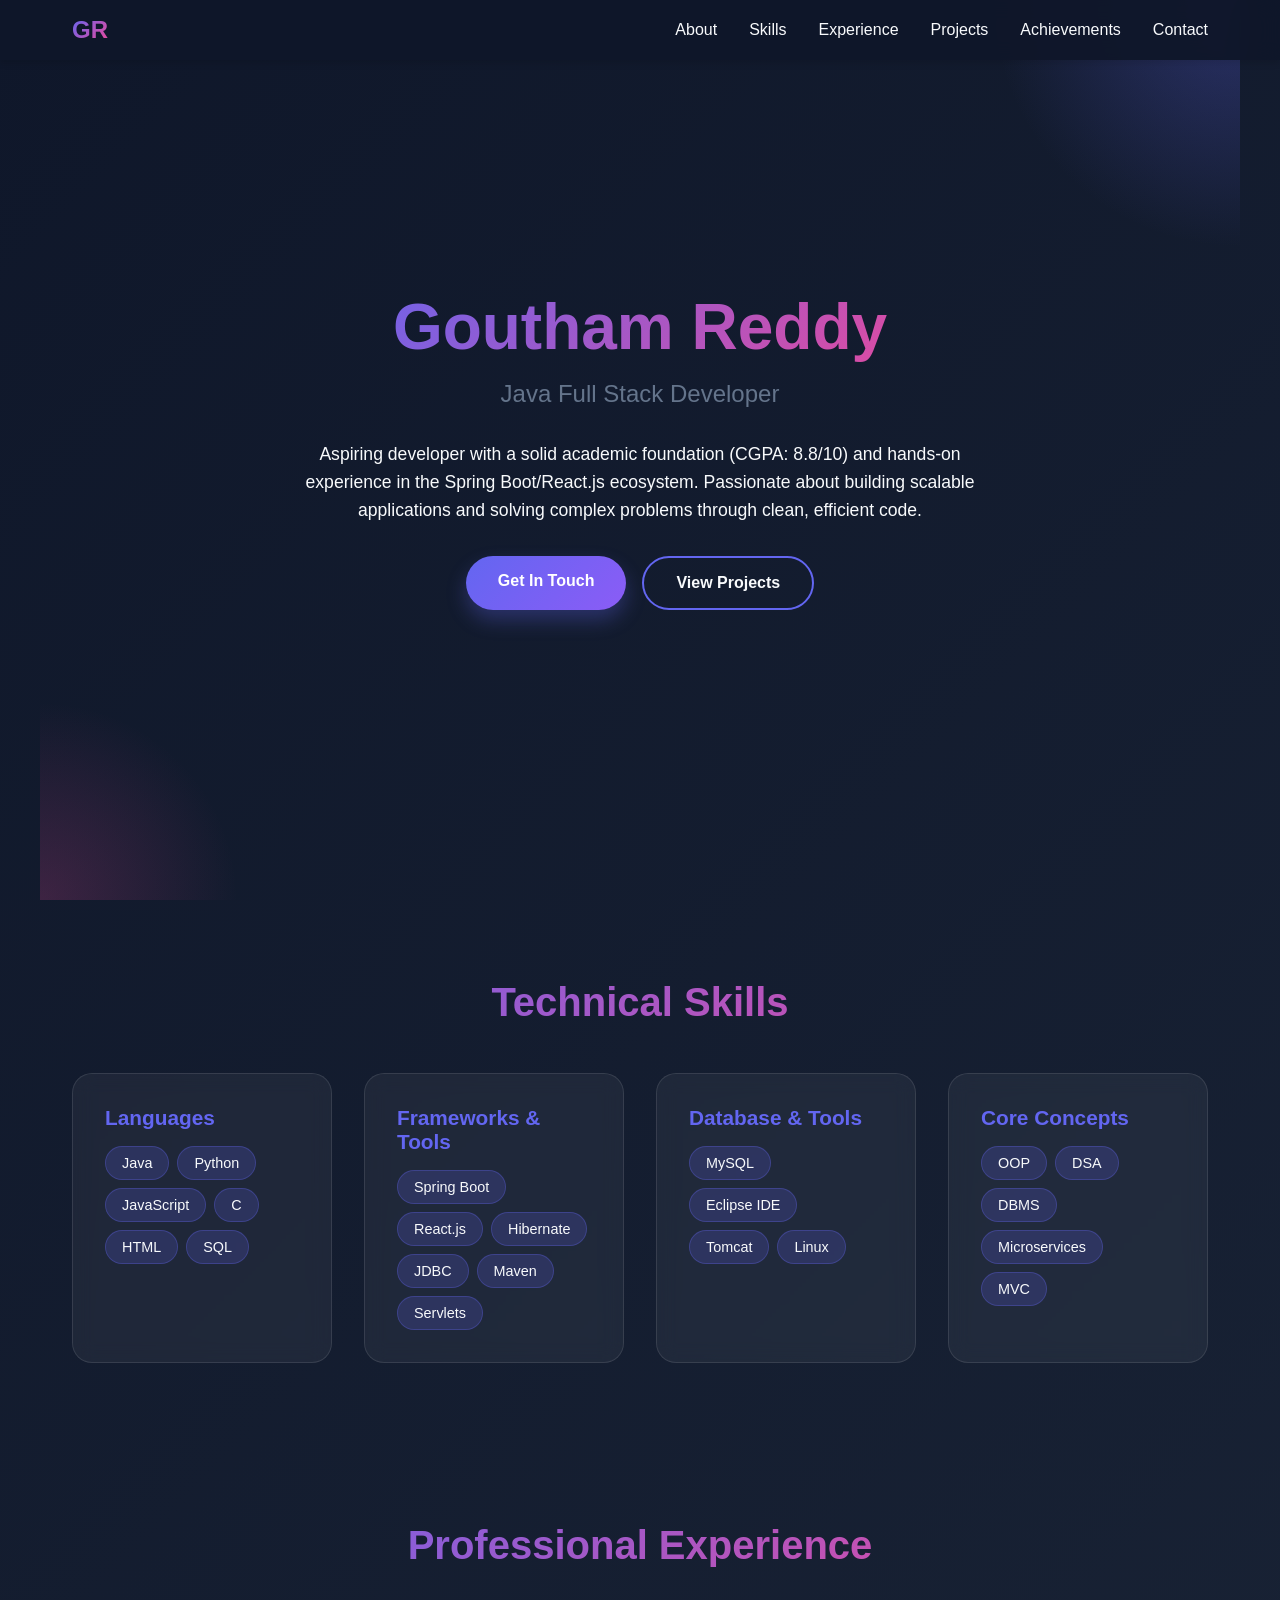
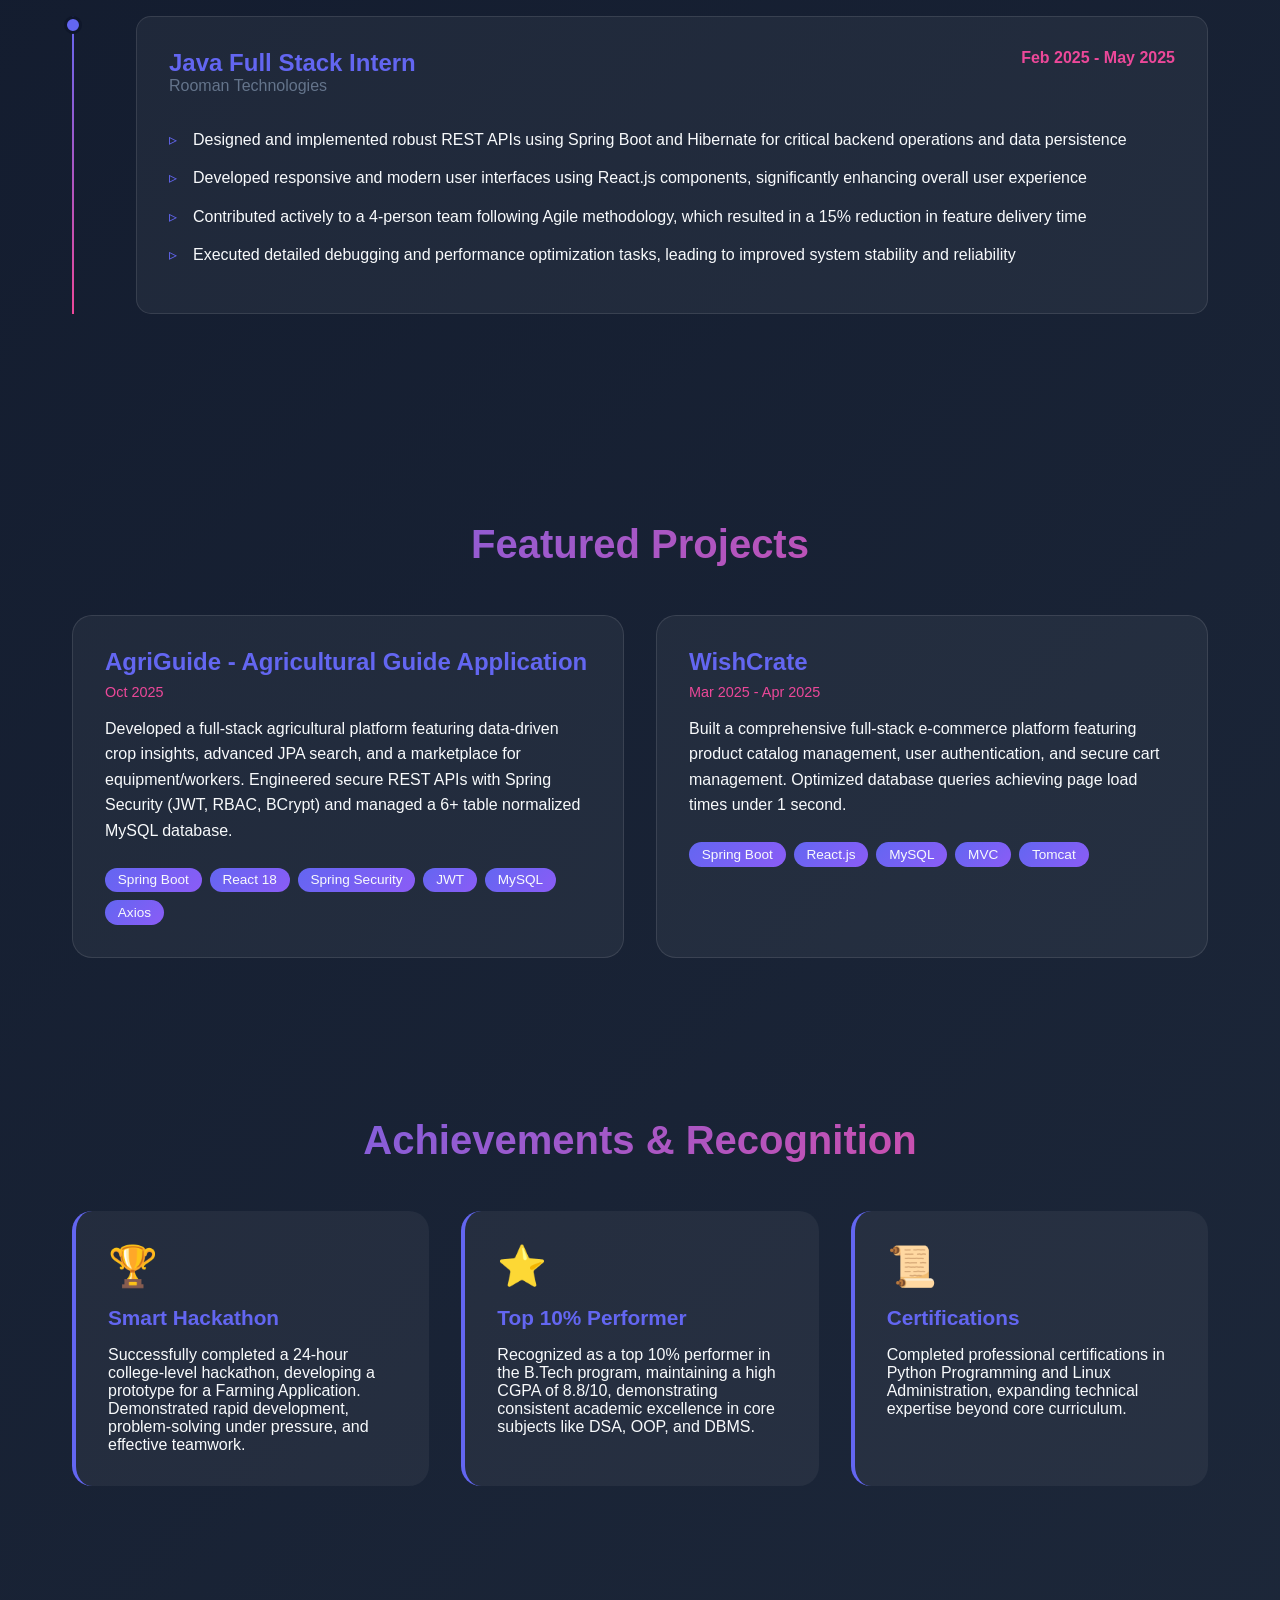
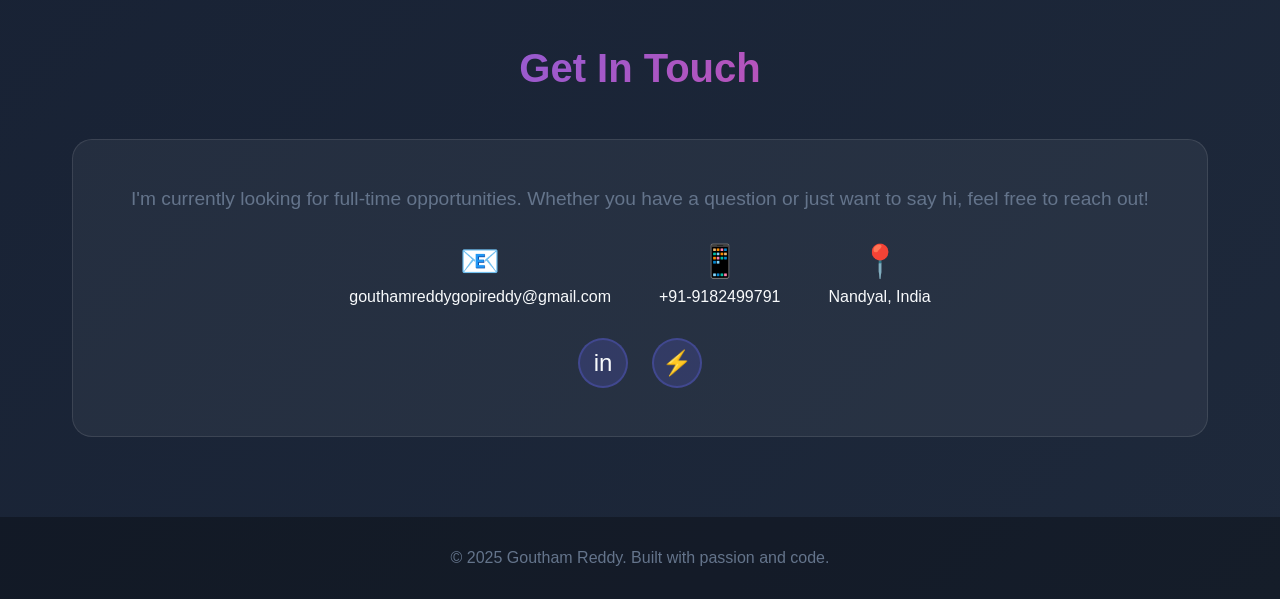
<file: Portfolio website/index.html>
<!DOCTYPE html>
<html lang="en">
<head>
    <meta charset="UTF-8">
    <meta name="viewport" content="width=device-width, initial-scale=1.0">
    <title>Goutham Reddy - Java Full Stack Developer</title>
    <style>
        * {
            margin: 0;
            padding: 0;
            box-sizing: border-box;
        }

        :root {
            --primary: #6366f1;
            --secondary: #8b5cf6;
            --accent: #ec4899;
            --dark: #0f172a;
            --light: #f8fafc;
            --gray: #64748b;
        }

        body {
            font-family: 'Segoe UI', Tahoma, Geneva, Verdana, sans-serif;
            background: linear-gradient(135deg, #0f172a 0%, #1e293b 100%);
            color: var(--light);
            overflow-x: hidden;
        }

        .nav {
            position: fixed;
            top: 0;
            width: 100%;
            background: rgba(15, 23, 42, 0.95);
            backdrop-filter: blur(10px);
            z-index: 1000;
            padding: 1rem 0;
            box-shadow: 0 4px 6px rgba(0, 0, 0, 0.1);
        }

        .nav-content {
            max-width: 1200px;
            margin: 0 auto;
            display: flex;
            justify-content: space-between;
            align-items: center;
            padding: 0 2rem;
        }

        .logo {
            font-size: 1.5rem;
            font-weight: bold;
            background: linear-gradient(135deg, var(--primary), var(--accent));
            -webkit-background-clip: text;
            -webkit-text-fill-color: transparent;
            background-clip: text;
        }

        .nav-links {
            display: flex;
            gap: 2rem;
            list-style: none;
        }

        .nav-links a {
            color: var(--light);
            text-decoration: none;
            transition: color 0.3s;
            font-weight: 500;
        }

        .nav-links a:hover {
            color: var(--primary);
        }

        .hero {
            min-height: 100vh;
            display: flex;
            align-items: center;
            justify-content: center;
            padding: 2rem;
            position: relative;
            overflow: hidden;
        }

        .hero::before {
            content: '';
            position: absolute;
            width: 500px;
            height: 500px;
            background: radial-gradient(circle, rgba(99, 102, 241, 0.3) 0%, transparent 70%);
            top: -250px;
            right: -250px;
            animation: pulse 4s ease-in-out infinite;
        }

        .hero::after {
            content: '';
            position: absolute;
            width: 400px;
            height: 400px;
            background: radial-gradient(circle, rgba(236, 72, 153, 0.2) 0%, transparent 70%);
            bottom: -200px;
            left: -200px;
            animation: pulse 5s ease-in-out infinite;
        }

        @keyframes pulse {
            0%, 100% { transform: scale(1); opacity: 0.5; }
            50% { transform: scale(1.1); opacity: 0.8; }
        }

        .hero-content {
            max-width: 1200px;
            text-align: center;
            z-index: 1;
        }

        .hero-title {
            font-size: 4rem;
            font-weight: 800;
            margin-bottom: 1rem;
            background: linear-gradient(135deg, var(--primary), var(--accent));
            -webkit-background-clip: text;
            -webkit-text-fill-color: transparent;
            background-clip: text;
            animation: fadeInUp 1s ease;
        }

        .hero-subtitle {
            font-size: 1.5rem;
            color: var(--gray);
            margin-bottom: 2rem;
            animation: fadeInUp 1s ease 0.2s both;
        }

        .hero-description {
            font-size: 1.1rem;
            color: var(--light);
            max-width: 700px;
            margin: 0 auto 2rem;
            line-height: 1.6;
            animation: fadeInUp 1s ease 0.4s both;
        }

        .cta-buttons {
            display: flex;
            gap: 1rem;
            justify-content: center;
            animation: fadeInUp 1s ease 0.6s both;
        }

        .btn {
            padding: 1rem 2rem;
            border-radius: 50px;
            text-decoration: none;
            font-weight: 600;
            transition: all 0.3s;
            border: none;
            cursor: pointer;
            font-size: 1rem;
        }

        .btn-primary {
            background: linear-gradient(135deg, var(--primary), var(--secondary));
            color: white;
            box-shadow: 0 10px 20px rgba(99, 102, 241, 0.3);
        }

        .btn-primary:hover {
            transform: translateY(-3px);
            box-shadow: 0 15px 30px rgba(99, 102, 241, 0.4);
        }

        .btn-secondary {
            background: transparent;
            color: var(--light);
            border: 2px solid var(--primary);
        }

        .btn-secondary:hover {
            background: var(--primary);
            transform: translateY(-3px);
        }

        @keyframes fadeInUp {
            from {
                opacity: 0;
                transform: translateY(30px);
            }
            to {
                opacity: 1;
                transform: translateY(0);
            }
        }

        section {
            max-width: 1200px;
            margin: 0 auto;
            padding: 5rem 2rem;
        }

        .section-title {
            font-size: 2.5rem;
            text-align: center;
            margin-bottom: 3rem;
            background: linear-gradient(135deg, var(--primary), var(--accent));
            -webkit-background-clip: text;
            -webkit-text-fill-color: transparent;
            background-clip: text;
        }

        .skills-grid {
            display: grid;
            grid-template-columns: repeat(auto-fit, minmax(250px, 1fr));
            gap: 2rem;
        }

        .skill-card {
            background: rgba(255, 255, 255, 0.05);
            backdrop-filter: blur(10px);
            padding: 2rem;
            border-radius: 20px;
            border: 1px solid rgba(255, 255, 255, 0.1);
            transition: all 0.3s;
        }

        .skill-card:hover {
            transform: translateY(-10px);
            background: rgba(255, 255, 255, 0.08);
            box-shadow: 0 20px 40px rgba(99, 102, 241, 0.2);
        }

        .skill-card h3 {
            color: var(--primary);
            margin-bottom: 1rem;
            font-size: 1.3rem;
        }

        .skill-tags {
            display: flex;
            flex-wrap: wrap;
            gap: 0.5rem;
        }

        .skill-tag {
            background: rgba(99, 102, 241, 0.2);
            padding: 0.5rem 1rem;
            border-radius: 20px;
            font-size: 0.9rem;
            border: 1px solid rgba(99, 102, 241, 0.3);
        }

        .experience-timeline {
            position: relative;
            padding-left: 2rem;
        }

        .experience-timeline::before {
            content: '';
            position: absolute;
            left: 0;
            top: 0;
            bottom: 0;
            width: 2px;
            background: linear-gradient(180deg, var(--primary), var(--accent));
        }

        .experience-item {
            position: relative;
            margin-bottom: 3rem;
            padding-left: 2rem;
        }

        .experience-item::before {
            content: '';
            position: absolute;
            left: -2.5rem;
            top: 0;
            width: 12px;
            height: 12px;
            background: var(--primary);
            border-radius: 50%;
            border: 3px solid var(--dark);
        }

        .experience-card {
            background: rgba(255, 255, 255, 0.05);
            padding: 2rem;
            border-radius: 15px;
            border: 1px solid rgba(255, 255, 255, 0.1);
        }

        .experience-header {
            display: flex;
            justify-content: space-between;
            align-items: start;
            margin-bottom: 1rem;
            flex-wrap: wrap;
            gap: 1rem;
        }

        .experience-title {
            font-size: 1.5rem;
            color: var(--primary);
        }

        .experience-date {
            color: var(--accent);
            font-weight: 600;
        }

        .experience-company {
            color: var(--gray);
            margin-bottom: 1rem;
        }

        .experience-item ul {
            list-style: none;
            padding-left: 0;
        }

        .experience-item li {
            padding-left: 1.5rem;
            position: relative;
            margin-bottom: 0.8rem;
            line-height: 1.6;
        }

        .experience-item li::before {
            content: '▹';
            position: absolute;
            left: 0;
            color: var(--primary);
        }

        .project-grid {
            display: grid;
            grid-template-columns: repeat(auto-fit, minmax(350px, 1fr));
            gap: 2rem;
        }

        .project-card {
            background: rgba(255, 255, 255, 0.05);
            border-radius: 20px;
            overflow: hidden;
            border: 1px solid rgba(255, 255, 255, 0.1);
            transition: all 0.3s;
        }

        .project-card:hover {
            transform: translateY(-10px);
            box-shadow: 0 20px 40px rgba(99, 102, 241, 0.3);
        }

        .project-content {
            padding: 2rem;
        }

        .project-title {
            font-size: 1.5rem;
            color: var(--primary);
            margin-bottom: 0.5rem;
        }

        .project-date {
            color: var(--accent);
            font-size: 0.9rem;
            margin-bottom: 1rem;
        }

        .project-description {
            color: var(--light);
            line-height: 1.6;
            margin-bottom: 1.5rem;
        }

        .project-tech {
            display: flex;
            flex-wrap: wrap;
            gap: 0.5rem;
        }

        .tech-badge {
            background: linear-gradient(135deg, var(--primary), var(--secondary));
            padding: 0.3rem 0.8rem;
            border-radius: 15px;
            font-size: 0.85rem;
        }

        .achievements-grid {
            display: grid;
            grid-template-columns: repeat(auto-fit, minmax(300px, 1fr));
            gap: 2rem;
        }

        .achievement-card {
            background: rgba(255, 255, 255, 0.05);
            padding: 2rem;
            border-radius: 20px;
            border-left: 4px solid var(--primary);
            transition: all 0.3s;
        }

        .achievement-card:hover {
            background: rgba(255, 255, 255, 0.08);
            transform: translateX(10px);
        }

        .achievement-icon {
            font-size: 2.5rem;
            margin-bottom: 1rem;
        }

        .achievement-title {
            color: var(--primary);
            font-size: 1.3rem;
            margin-bottom: 1rem;
        }

        .contact-container {
            text-align: center;
            background: rgba(255, 255, 255, 0.05);
            padding: 3rem;
            border-radius: 20px;
            border: 1px solid rgba(255, 255, 255, 0.1);
        }

        .contact-info {
            display: flex;
            justify-content: center;
            gap: 3rem;
            margin: 2rem 0;
            flex-wrap: wrap;
        }

        .contact-item {
            display: flex;
            flex-direction: column;
            align-items: center;
            gap: 0.5rem;
        }

        .contact-icon {
            font-size: 2rem;
            color: var(--primary);
        }

        .contact-link {
            color: var(--light);
            text-decoration: none;
            transition: color 0.3s;
        }

        .contact-link:hover {
            color: var(--primary);
        }

        .social-links {
            display: flex;
            justify-content: center;
            gap: 1.5rem;
            margin-top: 2rem;
        }

        .social-link {
            width: 50px;
            height: 50px;
            border-radius: 50%;
            background: rgba(99, 102, 241, 0.2);
            display: flex;
            align-items: center;
            justify-content: center;
            text-decoration: none;
            color: var(--light);
            font-size: 1.5rem;
            border: 2px solid rgba(99, 102, 241, 0.3);
            transition: all 0.3s;
        }

        .social-link:hover {
            background: var(--primary);
            transform: translateY(-5px);
            box-shadow: 0 10px 20px rgba(99, 102, 241, 0.4);
        }

        footer {
            text-align: center;
            padding: 2rem;
            background: rgba(0, 0, 0, 0.3);
            color: var(--gray);
        }

        @media (max-width: 768px) {
            .hero-title {
                font-size: 2.5rem;
            }

            .hero-subtitle {
                font-size: 1.2rem;
            }

            .nav-links {
                display: none;
            }

            .cta-buttons {
                flex-direction: column;
            }

            .project-grid, .skills-grid, .achievements-grid {
                grid-template-columns: 1fr;
            }
        }
    </style>
</head>
<body>
    <nav class="nav">
        <div class="nav-content">
            <div class="logo">GR</div>
            <ul class="nav-links">
                <li><a href="#about">About</a></li>
                <li><a href="#skills">Skills</a></li>
                <li><a href="#experience">Experience</a></li>
                <li><a href="#projects">Projects</a></li>
                <li><a href="#achievements">Achievements</a></li>
                <li><a href="#contact">Contact</a></li>
            </ul>
        </div>
    </nav>

    <section class="hero">
        <div class="hero-content">
            <h1 class="hero-title">Goutham Reddy</h1>
            <p class="hero-subtitle">Java Full Stack Developer</p>
            <p class="hero-description">
                Aspiring developer with a solid academic foundation (CGPA: 8.8/10) and hands-on experience in the Spring Boot/React.js ecosystem. Passionate about building scalable applications and solving complex problems through clean, efficient code.
            </p>
            <div class="cta-buttons">
                <a href="#contact" class="btn btn-primary">Get In Touch</a>
                <a href="#projects" class="btn btn-secondary">View Projects</a>
            </div>
        </div>
    </section>

    <section id="skills">
        <h2 class="section-title">Technical Skills</h2>
        <div class="skills-grid">
            <div class="skill-card">
                <h3>Languages</h3>
                <div class="skill-tags">
                    <span class="skill-tag">Java</span>
                    <span class="skill-tag">Python</span>
                    <span class="skill-tag">JavaScript</span>
                    <span class="skill-tag">C</span>
                    <span class="skill-tag">HTML</span>
                    <span class="skill-tag">SQL</span>
                </div>
            </div>
            <div class="skill-card">
                <h3>Frameworks & Tools</h3>
                <div class="skill-tags">
                    <span class="skill-tag">Spring Boot</span>
                    <span class="skill-tag">React.js</span>
                    <span class="skill-tag">Hibernate</span>
                    <span class="skill-tag">JDBC</span>
                    <span class="skill-tag">Maven</span>
                    <span class="skill-tag">Servlets</span>
                </div>
            </div>
            <div class="skill-card">
                <h3>Database & Tools</h3>
                <div class="skill-tags">
                    <span class="skill-tag">MySQL</span>
                    <span class="skill-tag">Eclipse IDE</span>
                    <span class="skill-tag">Tomcat</span>
                    <span class="skill-tag">Linux</span>
                </div>
            </div>
            <div class="skill-card">
                <h3>Core Concepts</h3>
                <div class="skill-tags">
                    <span class="skill-tag">OOP</span>
                    <span class="skill-tag">DSA</span>
                    <span class="skill-tag">DBMS</span>
                    <span class="skill-tag">Microservices</span>
                    <span class="skill-tag">MVC</span>
                </div>
            </div>
        </div>
    </section>

    <section id="experience">
        <h2 class="section-title">Professional Experience</h2>
        <div class="experience-timeline">
            <div class="experience-item">
                <div class="experience-card">
                    <div class="experience-header">
                        <div>
                            <h3 class="experience-title">Java Full Stack Intern</h3>
                            <p class="experience-company">Rooman Technologies</p>
                        </div>
                        <span class="experience-date">Feb 2025 - May 2025</span>
                    </div>
                    <ul>
                        <li>Designed and implemented robust REST APIs using Spring Boot and Hibernate for critical backend operations and data persistence</li>
                        <li>Developed responsive and modern user interfaces using React.js components, significantly enhancing overall user experience</li>
                        <li>Contributed actively to a 4-person team following Agile methodology, which resulted in a 15% reduction in feature delivery time</li>
                        <li>Executed detailed debugging and performance optimization tasks, leading to improved system stability and reliability</li>
                    </ul>
                </div>
            </div>
        </div>
    </section>

    <section id="projects">
        <h2 class="section-title">Featured Projects</h2>
        <div class="project-grid">
            <div class="project-card">
                <div class="project-content">
                    <h3 class="project-title">AgriGuide - Agricultural Guide Application</h3>
                    <p class="project-date">Oct 2025</p>
                    <p class="project-description">
                        Developed a full-stack agricultural platform featuring data-driven crop insights, advanced JPA search, and a marketplace for equipment/workers. Engineered secure REST APIs with Spring Security (JWT, RBAC, BCrypt) and managed a 6+ table normalized MySQL database.
                    </p>
                    <div class="project-tech">
                        <span class="tech-badge">Spring Boot</span>
                        <span class="tech-badge">React 18</span>
                        <span class="tech-badge">Spring Security</span>
                        <span class="tech-badge">JWT</span>
                        <span class="tech-badge">MySQL</span>
                        <span class="tech-badge">Axios</span>
                    </div>
                </div>
            </div>
            
            <div class="project-card">
                <div class="project-content">
                    <h3 class="project-title">WishCrate</h3>
                    <p class="project-date">Mar 2025 - Apr 2025</p>
                    <p class="project-description">
                        Built a comprehensive full-stack e-commerce platform featuring product catalog management, user authentication, and secure cart management. Optimized database queries achieving page load times under 1 second.
                    </p>
                    <div class="project-tech">
                        <span class="tech-badge">Spring Boot</span>
                        <span class="tech-badge">React.js</span>
                        <span class="tech-badge">MySQL</span>
                        <span class="tech-badge">MVC</span>
                        <span class="tech-badge">Tomcat</span>
                    </div>
                </div>
            </div>
        </div>
    </section>

    <section id="achievements">
        <h2 class="section-title">Achievements & Recognition</h2>
        <div class="achievements-grid">
            <div class="achievement-card">
                <div class="achievement-icon">🏆</div>
                <h3 class="achievement-title">Smart Hackathon</h3>
                <p>Successfully completed a 24-hour college-level hackathon, developing a prototype for a Farming Application. Demonstrated rapid development, problem-solving under pressure, and effective teamwork.</p>
            </div>
            <div class="achievement-card">
                <div class="achievement-icon">⭐</div>
                <h3 class="achievement-title">Top 10% Performer</h3>
                <p>Recognized as a top 10% performer in the B.Tech program, maintaining a high CGPA of 8.8/10, demonstrating consistent academic excellence in core subjects like DSA, OOP, and DBMS.</p>
            </div>
            <div class="achievement-card">
                <div class="achievement-icon">📜</div>
                <h3 class="achievement-title">Certifications</h3>
                <p>Completed professional certifications in Python Programming and Linux Administration, expanding technical expertise beyond core curriculum.</p>
            </div>
        </div>
    </section>

    <section id="contact">
        <h2 class="section-title">Get In Touch</h2>
        <div class="contact-container">
            <p style="font-size: 1.2rem; margin-bottom: 2rem; color: var(--gray);">
                I'm currently looking for full-time opportunities. Whether you have a question or just want to say hi, feel free to reach out!
            </p>
            <div class="contact-info">
                <div class="contact-item">
                    <div class="contact-icon">📧</div>
                    <a href="mailto:gouthamreddygopireddy@gmail.com" class="contact-link">gouthamreddygopireddy@gmail.com</a>
                </div>
                <div class="contact-item">
                    <div class="contact-icon">📱</div>
                    <a href="tel:+919182499791" class="contact-link">+91-9182499791</a>
                </div>
                <div class="contact-item">
                    <div class="contact-icon">📍</div>
                    <span class="contact-link">Nandyal, India</span>
                </div>
            </div>
            <div class="social-links">
                <a href="https://linkedin.com/in/gouthamreddy45" target="_blank" class="social-link" title="LinkedIn">
                    <span>in</span>
                </a>
                <a href="https://github.com/goutham1974" target="_blank" class="social-link" title="GitHub">
                    <span>⚡</span>
                </a>
            </div>
        </div>
    </section>

    <footer>
        <p>&copy; 2025 Goutham Reddy. Built with passion and code.</p>
    </footer>

    <script>
        // Smooth scrolling
        document.querySelectorAll('a[href^="#"]').forEach(anchor => {
            anchor.addEventListener('click', function (e) {
                e.preventDefault();
                const target = document.querySelector(this.getAttribute('href'));
                if (target) {
                    target.scrollIntoView({
                        behavior: 'smooth',
                        block: 'start'
                    });
                }
            });
        });

        // Add scroll animation
        const observerOptions = {
            threshold: 0.1,
            rootMargin: '0px 0px -100px 0px'
        };

        const observer = new IntersectionObserver((entries) => {
            entries.forEach(entry => {
                if (entry.isIntersecting) {
                    entry.target.style.opacity = '1';
                    entry.target.style.transform = 'translateY(0)';
                }
            });
        }, observerOptions);

        document.querySelectorAll('.skill-card, .experience-item, .project-card, .achievement-card').forEach(el => {
            el.style.opacity = '0';
            el.style.transform = 'translateY(30px)';
            el.style.transition = 'all 0.6s ease';
            observer.observe(el);
        });
    </script>
</body>
</html>
</file>
<file: style.css>
/* ===================================================
   GOUTHAM REDDY PORTFOLIO — style.css
   Grandeur Dark Theme | Neon Accents | Cinematic UX
   =================================================== */

/* ── Reset & Root Variables ─────────────────────── */
*, *::before, *::after { margin:0; padding:0; box-sizing:border-box; }

:root {
  --bg-primary:   #070710;
  --bg-secondary: #0d0d1a;
  --bg-card:      #12121f;
  --bg-card2:     #1a1a2e;
  --purple:       #7c3aed;
  --purple-light: #a855f7;
  --cyan:         #06b6d4;
  --pink:         #ec4899;
  --gold:         #f59e0b;
  --green:        #10b981;
  --text-primary: #f0f0ff;
  --text-secondary:#a0a0c0;
  --text-muted:   #5a5a88;
  --border:       rgba(124,58,237,0.25);
  --glow-purple:  rgba(124,58,237,0.4);
  --glow-cyan:    rgba(6,182,212,0.4);
  --radius:       16px;
  --radius-lg:    24px;
  --trans:        0.4s cubic-bezier(0.4,0,0.2,1);
}

html { scroll-behavior: smooth; font-size:16px; }

body {
  font-family: 'Space Grotesk', sans-serif;
  background: var(--bg-primary);
  color: var(--text-primary);
  overflow-x: hidden;
  cursor: none;
}

/* ── Scrollbar ─────────────────────────────────── */
::-webkit-scrollbar { width: 4px; }
::-webkit-scrollbar-track { background: var(--bg-primary); }
::-webkit-scrollbar-thumb { background: var(--purple); border-radius:4px; }

/* ── Particle Canvas ───────────────────────────── */
#particleCanvas {
  position: fixed;
  inset: 0;
  z-index: 0;
  pointer-events: none;
}

/* ── Custom Cursor ─────────────────────────────── */
.cursor-dot {
  width: 8px; height: 8px;
  background: var(--cyan);
  border-radius: 50%;
  position: fixed;
  pointer-events: none;
  z-index: 9999;
  transform: translate(-50%,-50%);
  transition: transform 0.1s, background 0.2s;
}
.cursor-outline {
  width: 36px; height: 36px;
  border: 2px solid var(--purple);
  border-radius: 50%;
  position: fixed;
  pointer-events: none;
  z-index: 9998;
  transform: translate(-50%,-50%);
  transition: transform 0.15s ease-out, width 0.3s, height 0.3s, border-color 0.3s;
}
body:has(a:hover) .cursor-outline,
body:has(button:hover) .cursor-outline {
  width: 52px; height: 52px;
  border-color: var(--cyan);
}

/* ── Loader ────────────────────────────────────── */
#loader {
  position: fixed;
  inset: 0;
  background: var(--bg-primary);
  display: flex;
  align-items: center;
  justify-content: center;
  z-index: 10000;
  transition: opacity 0.6s, visibility 0.6s;
}
#loader.hidden { opacity: 0; visibility: hidden; }

.loader-content { position: relative; width:120px; height:120px; display:flex; align-items:center; justify-content:center; }
.loader-ring {
  position: absolute;
  border-radius: 50%;
  border: 3px solid transparent;
  animation: spinRing 2s linear infinite;
}
.loader-ring:nth-child(1) { width:120px; height:120px; border-top-color: var(--purple); animation-duration:1.2s; }
.loader-ring:nth-child(2) { width:90px;  height:90px;  border-right-color: var(--cyan); animation-duration:1.8s; animation-direction:reverse; }
.loader-ring:nth-child(3) { width:60px;  height:60px;  border-bottom-color: var(--pink); animation-duration:0.9s; }
.loader-text { text-align:center; }
.loader-name { font-family:'Orbitron',sans-serif; font-size:1.4rem; font-weight:900; background:linear-gradient(135deg,var(--purple),var(--cyan)); -webkit-background-clip:text; -webkit-text-fill-color:transparent; }
.loader-subtitle { font-size:0.6rem; color:var(--text-muted); letter-spacing:2px; text-transform:uppercase; margin-top:4px; animation: pulse 1s infinite; }

@keyframes spinRing { to { transform: rotate(360deg); } }
@keyframes pulse { 0%,100%{opacity:0.5} 50%{opacity:1} }

/* ── Navigation ────────────────────────────────── */
#navbar {
  position: fixed;
  top: 0; left: 0; right: 0;
  z-index: 1000;
  display: flex;
  align-items: center;
  justify-content: space-between;
  padding: 0 2.5rem;
  height: 68px;
  background: rgba(7,7,16,0.85);
  backdrop-filter: blur(20px);
  border-bottom: 1px solid var(--border);
  transition: var(--trans);
}
#navbar.scrolled { background: rgba(7,7,16,0.97); box-shadow: 0 4px 30px rgba(0,0,0,0.5); }

.nav-brand .brand-text { font-family:'Orbitron',sans-serif; font-size:1.3rem; font-weight:900; color:var(--text-primary); }
.brand-dot { color:var(--cyan); }

.nav-links { display:flex; gap:0.25rem; }
.nav-link {
  position: relative;
  padding: 0.5rem 0.9rem;
  font-size: 0.85rem;
  font-weight: 500;
  color: var(--text-secondary);
  text-decoration: none;
  letter-spacing: 0.5px;
  border-radius: 8px;
  transition: color 0.3s, background 0.3s;
}
.nav-link::after {
  content:'';
  position:absolute;
  bottom:4px; left:50%; right:50%;
  height:2px;
  background:linear-gradient(90deg,var(--purple),var(--cyan));
  border-radius:2px;
  transition: left 0.3s, right 0.3s;
}
.nav-link:hover, .nav-link.active {
  color: var(--text-primary);
  background: rgba(124,58,237,0.1);
}
.nav-link:hover::after, .nav-link.active::after { left:12%; right:12%; }

.scroll-progress {
  position:absolute; bottom:0; left:0;
  height:2px;
  background:linear-gradient(90deg,var(--purple),var(--cyan),var(--pink));
  width:0%;
  transition:width 0.1s;
}

.nav-toggle { display:none; flex-direction:column; gap:5px; cursor:pointer; }
.nav-toggle span { width:24px; height:2px; background:var(--text-primary); border-radius:2px; transition:var(--trans); }

/* ── Sections ──────────────────────────────────── */
.section { min-height:100vh; position:relative; display:flex; align-items:center; justify-content:center; z-index:1; overflow:hidden; }
.section-inner { width:100%; max-width:1200px; margin:0 auto; padding:6rem 2rem; }
.alt-bg { background: rgba(255,255,255,0.015); }

.section-header { text-align:center; margin-bottom:4rem; }
.section-label { font-size:0.78rem; font-weight:600; letter-spacing:4px; text-transform:uppercase; color:var(--purple-light); background:rgba(124,58,237,0.1); padding:0.4rem 1.2rem; border-radius:100px; border:1px solid rgba(124,58,237,0.3); display:inline-block; margin-bottom:1rem; }
.section-title { font-family:'Orbitron',sans-serif; font-size:clamp(1.8rem,4vw,2.8rem); font-weight:700; margin-bottom:1rem; }
.gradient-text { background:linear-gradient(135deg,var(--purple),var(--cyan)); -webkit-background-clip:text; -webkit-text-fill-color:transparent; }
.section-line { width:80px; height:3px; background:linear-gradient(90deg,var(--purple),var(--cyan)); margin:0 auto; border-radius:3px; }

/* ── Reveal Animation ──────────────────────────── */
.reveal { opacity:0; transform:translateY(40px); transition:opacity 0.7s ease, transform 0.7s ease; }
.reveal.visible { opacity:1; transform:translateY(0); }

/* == HERO SECTION ================================= */
#hero { min-height:100vh; display:flex; align-items:center; padding:0 2rem; gap:4rem; flex-wrap:wrap; justify-content:space-between; }

.hero-bg-grid {
  position:absolute; inset:0; z-index:0;
  background-image:
    linear-gradient(rgba(124,58,237,0.05) 1px, transparent 1px),
    linear-gradient(90deg, rgba(124,58,237,0.05) 1px, transparent 1px);
  background-size:60px 60px;
  animation:gridMove 20s linear infinite;
}
@keyframes gridMove { to { background-position:60px 60px; } }

.hero-orbs { position:absolute; inset:0; pointer-events:none; }
.orb {
  position:absolute;
  border-radius:50%;
  filter:blur(80px);
  animation:orbFloat 8s ease-in-out infinite;
}
.orb-1 { width:400px; height:400px; background:rgba(124,58,237,0.18); top:-100px; left:-100px; animation-delay:0s; }
.orb-2 { width:300px; height:300px; background:rgba(6,182,212,0.15); top:50%; right:-80px; animation-delay:-3s; }
.orb-3 { width:250px; height:250px; background:rgba(236,72,153,0.12); bottom:-60px; left:40%; animation-delay:-6s; }
@keyframes orbFloat { 0%,100%{transform:translateY(0) scale(1)} 50%{transform:translateY(-30px) scale(1.05)} }

.hero-content { position:relative; z-index:2; max-width:600px; }

.hero-badge {
  display:inline-flex; align-items:center; gap:0.6rem;
  padding:0.5rem 1rem; border-radius:100px;
  background:rgba(16,185,129,0.1); border:1px solid rgba(16,185,129,0.3);
  font-size:0.8rem; font-weight:500; color:#10b981;
  margin-bottom:1.5rem;
  animation: fadeDown 0.8s 0.2s both;
}
.badge-dot { width:8px; height:8px; background:#10b981; border-radius:50%; animation:pulse 1.5s infinite; }

.hero-name {
  font-family:'Orbitron',sans-serif;
  display:flex; flex-direction:column;
  line-height:1.05;
  animation: fadeDown 0.8s 0.4s both;
}
.name-line {
  font-size:clamp(2.8rem,7vw,5.5rem);
  font-weight:900;
  color:var(--text-primary);
  letter-spacing:-2px;
}
.name-line.accent {
  background:linear-gradient(135deg,var(--purple),var(--cyan),var(--pink));
  -webkit-background-clip:text;
  -webkit-text-fill-color:transparent;
  background-size:200%;
  animation:gradientShift 4s ease infinite, fadeDown 0.8s 0.6s both;
}
@keyframes gradientShift { 0%,100%{background-position:0%} 50%{background-position:100%} }

.hero-titles {
  font-size:clamp(1rem,2.5vw,1.3rem);
  color:var(--text-secondary);
  margin:1.2rem 0;
  animation: fadeDown 0.8s 0.8s both;
}
.title-prefix { color:var(--text-muted); }
.typewriter { color:var(--cyan); font-weight:600; font-family:'JetBrains Mono',monospace; }
.cursor-blink { color:var(--cyan); animation:blink 0.8s infinite; }
@keyframes blink { 0%,100%{opacity:1} 50%{opacity:0} }

.hero-desc {
  font-size:1rem; line-height:1.8;
  color:var(--text-secondary);
  margin-bottom:2rem;
  animation: fadeDown 0.8s 1s both;
}

.hero-stats {
  display:flex; gap:1.5rem; align-items:center;
  margin-bottom:2.5rem;
  animation: fadeDown 0.8s 1.1s both;
}
.stat-item { text-align:center; }
.stat-num { font-family:'Orbitron',sans-serif; font-size:2rem; font-weight:900; color:var(--text-primary); }
.stat-plus { color:var(--cyan); font-size:1.5rem; font-weight:700; }
.stat-label { display:block; font-size:0.75rem; color:var(--text-muted); letter-spacing:1px; text-transform:uppercase; margin-top:2px; }
.stat-divider { width:1px; height:40px; background:var(--border); }

.hero-cta { display:flex; gap:1rem; flex-wrap:wrap; margin-bottom:2rem; animation:fadeDown 0.8s 1.2s both; }
.btn-primary {
  display:inline-flex; align-items:center; gap:0.6rem;
  padding:0.85rem 1.8rem;
  background:linear-gradient(135deg,var(--purple),var(--cyan));
  color:#fff; text-decoration:none;
  border-radius:12px; font-weight:600;
  font-size:0.95rem;
  transition:transform 0.3s, box-shadow 0.3s;
  box-shadow:0 4px 20px rgba(124,58,237,0.4);
}
.btn-primary:hover { transform:translateY(-3px); box-shadow:0 8px 30px rgba(124,58,237,0.6); }
.btn-primary i { transition:transform 0.3s; }
.btn-primary:hover i { transform:translateX(4px); }

.btn-secondary {
  display:inline-flex; align-items:center; gap:0.6rem;
  padding:0.85rem 1.8rem;
  background:transparent;
  color:var(--text-primary); text-decoration:none;
  border-radius:12px; font-weight:600; font-size:0.95rem;
  border:1.5px solid var(--border);
  transition:border-color 0.3s, background 0.3s, transform 0.3s;
}
.btn-secondary:hover { border-color:var(--purple); background:rgba(124,58,237,0.08); transform:translateY(-3px); }

.hero-socials { display:flex; gap:1rem; animation:fadeDown 0.8s 1.3s both; }
.social-link {
  width:44px; height:44px; border-radius:12px;
  background:rgba(255,255,255,0.04); border:1px solid var(--border);
  display:flex; align-items:center; justify-content:center;
  color:var(--text-secondary); text-decoration:none;
  transition:background 0.3s, color 0.3s, border-color 0.3s, transform 0.3s;
  font-size:1rem;
}
.social-link:hover { background:rgba(124,58,237,0.15); border-color:var(--purple); color:var(--text-primary); transform:translateY(-3px); }

@keyframes fadeDown { from{opacity:0;transform:translateY(-20px)} to{opacity:1;transform:translateY(0)} }

/* ── Tech Orbit ─────────────────────────────────── */
.hero-visual { position:relative; z-index:2; flex:1; display:flex; align-items:center; justify-content:center; min-width:300px; }

.tech-orbit { position:relative; width:380px; height:380px; display:flex; align-items:center; justify-content:center; }

.orbit-center { position:absolute; z-index:10; }
.center-avatar {
  width:90px; height:90px; border-radius:50%;
  background:linear-gradient(135deg,var(--purple),var(--cyan));
  display:flex; align-items:center; justify-content:center;
  font-family:'Orbitron',sans-serif; font-size:1.2rem; font-weight:900;
  color:#fff; box-shadow:0 0 40px rgba(124,58,237,0.6);
  animation:avatarPulse 3s ease-in-out infinite;
}
@keyframes avatarPulse { 0%,100%{box-shadow:0 0 40px rgba(124,58,237,0.6)} 50%{box-shadow:0 0 60px rgba(124,58,237,0.9), 0 0 80px rgba(6,182,212,0.3)} }

.orbit {
  position:absolute; border-radius:50%;
  border:1px dashed rgba(124,58,237,0.2);
  animation:orbitSpin linear infinite;
}
.orbit-1 { width:280px; height:280px; animation-duration:20s; }
.orbit-2 { width:370px; height:370px; animation-duration:30s; animation-direction:reverse; }
@keyframes orbitSpin { to { transform:rotate(360deg); } }

.orbit-item {
  position:absolute;
  top:50%; left:50%;
  transform:
    rotate(var(--angle))
    translateX(140px)
    rotate(calc(-1 * var(--angle)));
  transform-origin:0 0;
}
.orbit-2 .orbit-item {
  transform:
    rotate(var(--angle))
    translateX(185px)
    rotate(calc(-1 * var(--angle)));
}

.tech-badge {
  display:flex; flex-direction:column; align-items:center; gap:3px;
  background:var(--bg-card); border:1px solid var(--border);
  border-radius:12px; padding:8px 10px;
  font-size:0.62rem; color:var(--text-secondary);
  transition:box-shadow 0.3s;
  min-width:52px;
  backdrop-filter:blur(10px);
  animation:orbitItemCounter linear infinite;
}
.orbit-1 .tech-badge { animation-duration:20s; }
.orbit-2 .tech-badge { animation-duration:30s; animation-direction:reverse; }
@keyframes orbitItemCounter { to { transform:rotate(360deg); } }

.tech-badge i { font-size:1.1rem; }
.tech-badge.java i { color:#f89820; }
.tech-badge.spring i { color:#6db33f; }
.tech-badge.react i { color:#61dafb; animation:reactSpin 8s linear infinite; }
@keyframes reactSpin { to { transform:rotate(360deg); } }
.tech-badge.docker i { color:#2496ed; }
.tech-badge.mysql i { color:#4479a1; }
.tech-badge.git i { color:#f05032; }
.tech-badge.python i { color:#3776ab; }
.tech-badge.linux i { color:#fcc624; }

/* ── Scroll Indicator ───────────────────────────── */
.scroll-indicator {
  position:absolute; bottom:2rem; left:50%; transform:translateX(-50%);
  display:flex; flex-direction:column; align-items:center; gap:0.5rem;
  color:var(--text-muted); font-size:0.75rem; letter-spacing:2px; text-transform:uppercase;
  animation:fadeDown 1s 1.5s both;
  z-index:2;
}
.scroll-mouse {
  width:22px; height:36px; border:2px solid var(--text-muted);
  border-radius:12px; display:flex; justify-content:center; padding-top:6px;
}
.scroll-wheel { width:3px; height:8px; background:var(--cyan); border-radius:3px; animation:scrollWheel 2s infinite; }
@keyframes scrollWheel { 0%{transform:translateY(0);opacity:1} 100%{transform:translateY(8px);opacity:0} }

/* == ABOUT SECTION ================================ */
.about-grid { display:grid; grid-template-columns:1fr 1fr; gap:3rem; align-items:start; }

.about-card {
  background:var(--bg-card2);
  border:1px solid var(--border);
  border-radius:var(--radius-lg);
  padding:2.5rem;
  position:relative; overflow:hidden;
}
.about-card::before {
  content:''; position:absolute; top:0; left:0; right:0; height:3px;
  background:linear-gradient(90deg,var(--purple),var(--cyan),var(--pink));
}

.about-card-inner { display:flex; flex-direction:column; align-items:center; gap:2rem; }
.about-avatar-wrapper { position:relative; }
.about-avatar {
  width:130px; height:130px; border-radius:50%;
  background:linear-gradient(135deg,var(--purple),var(--cyan));
  display:flex; align-items:center; justify-content:center;
  font-family:'Orbitron',sans-serif; font-size:1.5rem; font-weight:900;
  color:#fff; position:relative; z-index:2;
}
.avatar-ring {
  position:absolute; inset:-8px; border-radius:50%;
  border:2px solid rgba(124,58,237,0.4);
  animation:ringExpand 3s ease-in-out infinite;
}
.ring-2 { inset:-18px; border-color:rgba(6,182,212,0.2); animation-delay:-1.5s; }
@keyframes ringExpand { 0%,100%{transform:scale(1);opacity:1} 50%{transform:scale(1.05);opacity:0.6} }

.about-role-badge {
  position:absolute; bottom:0; right:-10px;
  background:linear-gradient(135deg,var(--cyan),var(--purple));
  color:#fff; padding:0.4rem 0.8rem; border-radius:100px;
  font-size:0.72rem; font-weight:600; display:flex; align-items:center; gap:0.4rem;
  white-space:nowrap; box-shadow:0 4px 15px rgba(6,182,212,0.4);
}

.about-name { font-family:'Orbitron',sans-serif; font-size:1.1rem; font-weight:700; text-align:center; margin-bottom:0.5rem; }
.about-tagline { font-size:0.82rem; color:var(--text-muted); text-align:center; margin-bottom:1.5rem; letter-spacing:0.5px; }
.about-details { display:flex; flex-direction:column; gap:0.7rem; width:100%; }
.detail-item {
  display:flex; align-items:center; gap:0.8rem;
  font-size:0.83rem; color:var(--text-secondary);
}
.detail-item i { color:var(--purple); width:16px; text-align:center; flex-shrink:0; }

.about-bio { font-size:1rem; line-height:1.8; color:var(--text-secondary); margin-bottom:1.2rem; }
.about-bio strong { color:var(--text-primary); }

.about-traits { display:flex; flex-wrap:wrap; gap:0.6rem; margin:1.5rem 0; }
.trait-chip {
  display:inline-flex; align-items:center; gap:0.4rem;
  padding:0.4rem 0.9rem; border-radius:100px;
  background:rgba(124,58,237,0.08); border:1px solid rgba(124,58,237,0.2);
  font-size:0.78rem; color:var(--text-secondary);
  transition:background 0.3s, border-color 0.3s;
}
.trait-chip:hover { background:rgba(124,58,237,0.2); border-color:var(--purple); color:var(--text-primary); }
.trait-chip i { color:var(--purple-light); font-size:0.75rem; }

.about-interests h4 { font-size:0.85rem; color:var(--text-muted); text-transform:uppercase; letter-spacing:2px; margin-bottom:0.8rem; }
.interests-row { display:flex; gap:1.5rem; flex-wrap:wrap; }
.interests-row span { display:flex; align-items:center; gap:0.4rem; font-size:0.85rem; color:var(--text-secondary); }
.interests-row i { color:var(--cyan); }

/* == SKILLS SECTION =============================== */
.skill-category-grid { display:grid; grid-template-columns:repeat(2,1fr); gap:1.5rem; margin-bottom:3rem; }

.skill-cat-card {
  background:var(--bg-card2);
  border:1px solid var(--border);
  border-radius:var(--radius-lg);
  padding:2rem;
  transition:transform 0.3s, box-shadow 0.3s;
}
.skill-cat-card:hover { transform:translateY(-6px); box-shadow:0 16px 40px rgba(124,58,237,0.2); }

.cat-icon {
  width:52px; height:52px; border-radius:14px;
  background:rgba(124,58,237,0.1); border:1px solid rgba(124,58,237,0.2);
  display:flex; align-items:center; justify-content:center;
  font-size:1.4rem; color:var(--ico-color,var(--purple));
  margin-bottom:1.2rem;
}
.skill-cat-card h4 { font-size:1rem; font-weight:600; margin-bottom:1.2rem; color:var(--text-primary); }

.skill-bars { display:flex; flex-direction:column; gap:1rem; }
.skill-bar-item {}
.skill-label { display:flex; justify-content:space-between; font-size:0.82rem; color:var(--text-secondary); margin-bottom:0.4rem; }
.skill-pct { color:var(--text-muted); font-family:'JetBrains Mono',monospace; font-size:0.78rem; }
.skill-track { height:6px; background:rgba(255,255,255,0.05); border-radius:100px; overflow:hidden; }
.skill-fill {
  height:100%;
  background:linear-gradient(90deg, var(--color, var(--purple)), rgba(255,255,255,0.2));
  border-radius:100px;
  width:0%; transition:width 1.4s cubic-bezier(0.4,0,0.2,1);
  position:relative;
}
.skill-fill::after {
  content:'';
  position:absolute; right:0; top:50%; transform:translateY(-50%);
  width:10px; height:10px; border-radius:50%;
  background:var(--color,var(--purple));
  box-shadow:0 0 8px var(--color,var(--purple));
}

/* Circular Rings */
.competency-rings { text-align:center; }
.rings-title { font-size:1rem; font-weight:600; color:var(--text-secondary); margin-bottom:2rem; text-transform:uppercase; letter-spacing:3px; }
.rings-row { display:flex; justify-content:center; flex-wrap:wrap; gap:2.5rem; }
.ring-item { position:relative; display:flex; flex-direction:column; align-items:center; gap:0.7rem; }
.ring-svg { width:110px; height:110px; transform:rotate(-90deg); }
.ring-bg { fill:none; stroke:rgba(255,255,255,0.05); stroke-width:8; }
.ring-progress {
  fill:none;
  stroke:var(--ring-color,var(--purple));
  stroke-width:8;
  stroke-linecap:round;
  stroke-dasharray:314;
  stroke-dashoffset:314;
  transition:stroke-dashoffset 1.6s cubic-bezier(0.4,0,0.2,1);
  filter:drop-shadow(0 0 6px var(--ring-color,var(--purple)));
}
.ring-center {
  position:absolute; top:50%; left:50%;
  transform:translate(-50%,-50%);
}
.ring-pct { font-family:'JetBrains Mono',sans-serif; font-size:1.1rem; font-weight:700; color:var(--text-primary); }
.ring-label { font-size:0.78rem; color:var(--text-muted); text-align:center; max-width:80px; }

/* == EXPERIENCE / TIMELINE ======================== */
.timeline { position:relative; max-width:900px; margin:0 auto; }
.timeline::before {
  content:'';
  position:absolute; left:50%; top:0; bottom:0;
  width:2px;
  background:linear-gradient(to bottom, var(--purple), var(--cyan), var(--pink));
  transform:translateX(-50%);
}

.timeline-item {
  display:flex; justify-content:flex-end;
  padding-right:calc(50% + 3rem);
  margin-bottom:3rem; position:relative;
}
.timeline-item.right { justify-content:flex-start; padding-right:0; padding-left:calc(50% + 3rem); }

.timeline-dot {
  position:absolute; left:50%; top:1.5rem; transform:translateX(-50%);
  width:48px; height:48px; border-radius:50%;
  background:linear-gradient(135deg,var(--purple),var(--cyan));
  display:flex; align-items:center; justify-content:center;
  color:#fff; font-size:1rem; z-index:2;
  box-shadow:0 0 20px rgba(124,58,237,0.5);
}

.timeline-card {
  background:var(--bg-card2);
  border:1px solid var(--border);
  border-radius:var(--radius-lg);
  overflow:hidden;
  transition:transform 0.3s, box-shadow 0.3s;
  max-width:400px;
}
.timeline-card:hover { transform:translateY(-4px); box-shadow:0 16px 40px rgba(124,58,237,0.2); }

.tcard-header { padding:1.5rem 1.5rem 1rem; border-bottom:1px solid var(--border); }
.tcard-meta { display:flex; justify-content:space-between; align-items:center; margin-bottom:0.8rem; flex-wrap:wrap; gap:0.5rem; }
.tcard-type { font-size:0.72rem; font-weight:600; padding:0.25rem 0.7rem; border-radius:100px; display:inline-flex; align-items:center; gap:0.4rem; }
.work-badge { background:rgba(124,58,237,0.15); color:var(--purple-light); border:1px solid rgba(124,58,237,0.3); }
.edu-badge { background:rgba(6,182,212,0.1); color:var(--cyan); border:1px solid rgba(6,182,212,0.25); }
.tcard-date { font-size:0.75rem; color:var(--text-muted); display:flex; align-items:center; gap:0.4rem; }
.tcard-title { font-size:1.05rem; font-weight:700; color:var(--text-primary); margin-bottom:0.4rem; }
.tcard-company { font-size:0.82rem; color:var(--text-muted); display:flex; align-items:center; gap:0.4rem; }

.tcard-body { padding:1.2rem 1.5rem 1.5rem; }
.tcard-list { list-style:none; display:flex; flex-direction:column; gap:0.6rem; margin-bottom:1rem; }
.tcard-list li { font-size:0.85rem; color:var(--text-secondary); padding-left:1.2rem; position:relative; line-height:1.6; }
.tcard-list li::before { content:'▸'; position:absolute; left:0; color:var(--cyan); font-size:0.75rem; top:2px; }
.tcard-tags { display:flex; flex-wrap:wrap; gap:0.4rem; }
.tcard-tags span { font-size:0.7rem; padding:0.2rem 0.7rem; border-radius:100px; background:rgba(6,182,212,0.08); border:1px solid rgba(6,182,212,0.2); color:var(--cyan); }

/* == PROJECTS SECTION ============================= */
.projects-grid { display:grid; grid-template-columns:repeat(2,1fr); gap:2rem; max-width:900px; margin:0 auto; }

.project-card {
  perspective:1000px;
  height:420px;
  cursor:pointer;
}
.project-card-inner {
  position:relative; width:100%; height:100%;
  transform-style:preserve-3d;
  transition:transform 0.7s cubic-bezier(0.4,0,0.2,1);
}
.project-card:hover .project-card-inner { transform:rotateY(180deg); }

.project-front, .project-back {
  position:absolute; inset:0;
  backface-visibility:hidden;
  border-radius:var(--radius-lg);
  overflow:hidden;
}

.project-front {
  background:var(--bg-card2);
  border:1px solid var(--border);
  padding:2rem;
  display:flex; flex-direction:column;
  transition:box-shadow 0.3s;
}
.project-card:hover .project-front { box-shadow:0 20px 60px rgba(124,58,237,0.3); }

.project-icon-wrap {
  width:60px; height:60px; border-radius:16px;
  display:flex; align-items:center; justify-content:center;
  font-size:1.6rem; color:#fff; margin-bottom:1.5rem;
  box-shadow:0 4px 20px rgba(0,0,0,0.3);
}
.agri-gradient { background:linear-gradient(135deg,#10b981,#0891b2); }
.wish-gradient { background:linear-gradient(135deg,#ec4899,#7c3aed); }
.fraud-gradient { background:linear-gradient(135deg,#f97316,#dc2626); }
.intern-gradient { background:linear-gradient(135deg,#f59e0b,#ef4444); }

.project-number { font-family:'Orbitron',sans-serif; font-size:2.5rem; font-weight:900; color:rgba(255,255,255,0.04); margin-bottom:0.5rem; line-height:1; }
.project-title { font-size:1.2rem; font-weight:700; margin-bottom:0.3rem; }
.project-subtitle { font-size:0.82rem; color:var(--text-muted); margin-bottom:1.2rem; }
.project-tags { display:flex; flex-wrap:wrap; gap:0.4rem; margin-top:auto; }
.project-tags span { font-size:0.68rem; padding:0.2rem 0.65rem; border-radius:100px; background:rgba(124,58,237,0.1); border:1px solid rgba(124,58,237,0.2); color:var(--purple-light); }
.project-hover-hint { font-size:0.72rem; color:var(--text-muted); margin-top:0.8rem; display:flex; align-items:center; gap:0.4rem; }

.project-back {
  background:var(--bg-card2);
  border:1px solid var(--border);
  transform:rotateY(180deg);
  display:flex; flex-direction:column;
}
.project-back-header {
  padding:1.5rem;
  display:flex; align-items:center; gap:0.8rem;
  font-size:1.1rem; font-weight:700; color:#fff;
}
.project-back-body { padding:1.2rem 1.5rem 1.5rem; flex:1; display:flex; flex-direction:column; }
.feature-list { display:flex; flex-direction:column; gap:0.6rem; flex:1; }
.feature-item { display:flex; align-items:flex-start; gap:0.6rem; font-size:0.8rem; color:var(--text-secondary); }
.feature-item i { color:var(--green); font-size:0.75rem; margin-top:2px; flex-shrink:0; }
.project-date { font-size:0.75rem; color:var(--text-muted); margin:0.8rem 0; display:flex; align-items:center; gap:0.4rem; }
.project-links { display:flex; gap:0.8rem; }
.proj-btn {
  display:inline-flex; align-items:center; gap:0.4rem;
  padding:0.5rem 1.2rem; border-radius:8px;
  background:rgba(124,58,237,0.15); border:1px solid rgba(124,58,237,0.3);
  color:var(--purple-light); text-decoration:none; font-size:0.8rem; font-weight:600;
  transition:background 0.3s, border-color 0.3s;
}
.proj-btn:hover { background:rgba(124,58,237,0.3); border-color:var(--purple); }

/* == CERTIFICATIONS =============================== */
.cert-grid { display:grid; grid-template-columns:repeat(2,1fr); gap:1.5rem; }

.cert-card {
  background:var(--bg-card2);
  border:1px solid var(--border);
  border-radius:var(--radius-lg);
  padding:2rem;
  display:flex; gap:1.2rem;
  position:relative; overflow:hidden;
  transition:transform 0.3s, box-shadow 0.3s, border-color 0.3s;
  cursor:pointer;
}
.cert-card:hover { transform:translateY(-4px); box-shadow:0 16px 40px rgba(0,0,0,0.3); border-color:rgba(124,58,237,0.4); }

/* Featured internship card spans full width */
.cert-card-featured {
  grid-column: 1 / -1;
  background: linear-gradient(135deg, rgba(124,58,237,0.08), rgba(168,85,247,0.04));
  border-color: rgba(124,58,237,0.35);
}
.cert-card-featured:hover { border-color:rgba(168,85,247,0.6); box-shadow:0 16px 50px rgba(124,58,237,0.25); }
.cert-card-featured .cert-icon-wrap { width:70px; height:70px; font-size:1.8rem; }
.cert-card-featured .cert-body h4 { font-size:1.1rem; }

.cert-view-hint {
  position:absolute; bottom:0; left:0; right:0;
  background:linear-gradient(135deg,var(--purple),var(--cyan));
  color:#fff; font-size:0.75rem; font-weight:600;
  display:flex; align-items:center; justify-content:center; gap:0.4rem;
  padding:0.5rem;
  transform:translateY(100%);
  transition:transform 0.3s cubic-bezier(0.4,0,0.2,1);
}
.cert-card:hover .cert-view-hint { transform:translateY(0); }

/* == CERTIFICATE MODAL ============================ */
.cert-modal {
  position:fixed; inset:0; z-index:9000;
  display:flex; align-items:center; justify-content:center;
  padding:1.5rem;
  visibility:hidden; opacity:0;
  transition:opacity 0.35s, visibility 0.35s;
}
.cert-modal.open { visibility:visible; opacity:1; }

.cert-modal-overlay {
  position:absolute; inset:0;
  background:rgba(7,7,16,0.92);
  backdrop-filter:blur(12px);
  cursor:pointer;
}

.cert-modal-box {
  position:relative; z-index:1;
  width:100%; max-width:860px;
  background:var(--bg-card2);
  border:1px solid rgba(124,58,237,0.35);
  border-radius:var(--radius-lg);
  overflow:hidden;
  box-shadow:0 30px 80px rgba(0,0,0,0.7), 0 0 0 1px rgba(124,58,237,0.1);
  transform:scale(0.88) translateY(30px);
  transition:transform 0.4s cubic-bezier(0.34,1.56,0.64,1);
}
.cert-modal.open .cert-modal-box { transform:scale(1) translateY(0); }

.cert-modal-header {
  display:flex; align-items:center; justify-content:space-between;
  padding:1.2rem 1.5rem;
  border-bottom:1px solid var(--border);
  background:rgba(124,58,237,0.06);
}
.cert-modal-title { font-size:1rem; font-weight:600; color:var(--text-primary); }

.cert-modal-actions { display:flex; gap:0.5rem; }
.cert-action-btn {
  width:36px; height:36px; border-radius:10px; border:1px solid var(--border);
  background:rgba(255,255,255,0.04); color:var(--text-secondary);
  display:flex; align-items:center; justify-content:center;
  cursor:pointer; font-size:0.9rem; text-decoration:none;
  transition:background 0.25s, border-color 0.25s, color 0.25s;
}
.cert-action-btn:hover { background:rgba(124,58,237,0.2); border-color:var(--purple); color:var(--text-primary); }

.cert-modal-body { padding:1.5rem; }

.cert-img-wrapper { position:relative; min-height:520px; display:flex; align-items:center; justify-content:center; }

.cert-img-wrapper iframe {
  width:100%; height:70vh;
  border:none; border-radius:10px;
  display:block;
  background:#fff;
}

.cert-img-wrapper img {
  max-width:100%; max-height:70vh;
  border-radius:10px;
  object-fit:contain;
  display:none;
  box-shadow:0 8px 40px rgba(0,0,0,0.5);
}
.cert-img-wrapper img.loaded { display:block; }

.cert-img-placeholder {
  display:flex; flex-direction:column; align-items:center; justify-content:center;
  gap:1rem; padding:3rem;
  text-align:center; color:var(--text-muted);
  border:2px dashed rgba(124,58,237,0.25);
  border-radius:12px; width:100%;
}
.cert-img-placeholder i { font-size:3.5rem; opacity:0.25; }
.cert-img-placeholder p { font-size:0.9rem; line-height:1.7; }
.cert-img-placeholder code { font-family:'JetBrains Mono',monospace; color:var(--cyan); background:rgba(6,182,212,0.08); padding:0.2rem 0.5rem; border-radius:6px; font-size:0.82rem; }
.cert-img-placeholder span { font-size:0.75rem; color:var(--text-muted); opacity:0.6; }
.cert-img-placeholder.hidden { display:none; }

.cert-glow {
  position:absolute; top:-40px; left:-40px;
  width:120px; height:120px; border-radius:50%;
  background:radial-gradient(circle, var(--glow,rgba(124,58,237,0.2)), transparent 70%);
  pointer-events:none;
}

.cert-icon-wrap {
  width:60px; height:60px; flex-shrink:0; border-radius:14px;
  background:rgba(0,0,0,0.3); border:1px solid rgba(255,255,255,0.08);
  display:flex; align-items:center; justify-content:center;
  font-size:1.5rem; color:var(--cert-color,var(--purple));
}
.cert-body { flex:1; }
.cert-body h4 { font-size:0.95rem; font-weight:600; margin-bottom:0.5rem; line-height:1.4; }
.cert-body p { font-size:0.8rem; color:var(--text-muted); line-height:1.6; }
.cert-badge {
  position:absolute; top:1rem; right:1rem;
  font-size:0.68rem; font-weight:700; color:var(--gold);
  background:rgba(245,158,11,0.1); border:1px solid rgba(245,158,11,0.25);
  padding:0.2rem 0.6rem; border-radius:100px;
  display:flex; align-items:center; gap:0.3rem;
}

/* == CONTACT SECTION ============================== */
.contact-grid { display:grid; grid-template-columns:1fr 1fr; gap:3rem; align-items:start; }

.contact-info h3 { font-size:1.4rem; font-weight:700; margin-bottom:1rem; }
.contact-info > p { font-size:0.9rem; color:var(--text-secondary); line-height:1.8; margin-bottom:2rem; }
.contact-items { display:flex; flex-direction:column; gap:1rem; }
.contact-item {
  display:flex; align-items:center; gap:1rem;
  text-decoration:none;
  padding:1rem; border-radius:14px;
  background:rgba(255,255,255,0.02);
  border:1px solid rgba(255,255,255,0.05);
  transition:background 0.3s, border-color 0.3s, transform 0.3s;
}
.contact-item:hover { background:rgba(124,58,237,0.06); border-color:rgba(124,58,237,0.25); transform:translateX(4px); }
.contact-icon {
  width:48px; height:48px; flex-shrink:0; border-radius:12px;
  background:color-mix(in srgb,var(--c) 15%,transparent);
  border:1px solid color-mix(in srgb,var(--c) 30%,transparent);
  display:flex; align-items:center; justify-content:center;
  font-size:1.1rem; color:var(--c);
}
.contact-text { display:flex; flex-direction:column; }
.contact-label { font-size:0.7rem; color:var(--text-muted); text-transform:uppercase; letter-spacing:1px; }
.contact-val { font-size:0.85rem; color:var(--text-primary); margin-top:2px; }

/* Contact Form */
.contact-form-wrap {
  background:var(--bg-card2);
  border:1px solid var(--border);
  border-radius:var(--radius-lg);
  padding:2.5rem;
}
.contact-form { display:flex; flex-direction:column; gap:1.5rem; }
.form-group { position:relative; }
.form-group input, .form-group textarea {
  width:100%;
  background:rgba(255,255,255,0.03);
  border:1px solid rgba(255,255,255,0.08);
  border-radius:10px;
  padding:1rem 1rem 0.5rem;
  color:var(--text-primary);
  font-family:'Space Grotesk',sans-serif;
  font-size:0.9rem;
  outline:none;
  transition:border-color 0.3s;
  resize:none;
}
.form-group input:focus, .form-group textarea:focus { border-color:var(--purple); }
.form-group label {
  position:absolute; top:0.9rem; left:1rem;
  font-size:0.85rem; color:var(--text-muted);
  pointer-events:none;
  transition:top 0.3s, font-size 0.3s, color 0.3s;
}
.form-group input:not(:placeholder-shown) ~ label,
.form-group input:focus ~ label,
.form-group textarea:not(:placeholder-shown) ~ label,
.form-group textarea:focus ~ label {
  top:-0.5rem; font-size:0.72rem; color:var(--purple-light);
  background:var(--bg-card2); padding:0 4px; left:0.8rem;
}
.form-line { position:absolute; bottom:0; left:0; right:0; height:2px; background:transparent; border-radius:2px; transition:background 0.3s; }
.form-group input:focus ~ .form-line, .form-group textarea:focus ~ .form-line {
  background:linear-gradient(90deg,var(--purple),var(--cyan));
}

.btn-submit {
  display:flex; align-items:center; justify-content:center; gap:0.7rem;
  padding:1rem; border-radius:12px;
  background:linear-gradient(135deg,var(--purple),var(--cyan));
  color:#fff; border:none; cursor:pointer;
  font-family:'Space Grotesk',sans-serif; font-size:1rem; font-weight:600;
  transition:transform 0.3s, box-shadow 0.3s;
  box-shadow:0 4px 20px rgba(124,58,237,0.4);
}
.btn-submit:hover { transform:translateY(-3px); box-shadow:0 8px 30px rgba(124,58,237,0.6); }
.spinner { width:20px; height:20px; border:2px solid rgba(255,255,255,0.3); border-top-color:#fff; border-radius:50%; animation:spinRing 0.8s linear infinite; }
.form-success { display:flex; align-items:center; gap:0.6rem; color:var(--green); font-size:0.9rem; font-weight:500; padding:0.8rem; border-radius:8px; background:rgba(16,185,129,0.08); border:1px solid rgba(16,185,129,0.2); }

/* == FOOTER ======================================= */
.footer {
  background:var(--bg-secondary); border-top:1px solid var(--border);
  padding:2rem; position:relative; z-index:1;
}
.footer-inner { max-width:1200px; margin:0 auto; display:flex; align-items:center; justify-content:space-between; flex-wrap:wrap; gap:1rem; }
.footer-logo { font-family:'Orbitron',sans-serif; font-size:1.4rem; font-weight:900; color:var(--text-primary); }
.footer-logo span { color:var(--cyan); }
.footer-copy { font-size:0.82rem; color:var(--text-muted); }
.footer-socials { display:flex; gap:0.8rem; }
.footer-socials a { width:36px; height:36px; border-radius:10px; background:rgba(255,255,255,0.04); border:1px solid var(--border); display:flex; align-items:center; justify-content:center; color:var(--text-muted); text-decoration:none; transition:all 0.3s; font-size:0.9rem; }
.footer-socials a:hover { background:rgba(124,58,237,0.15); border-color:var(--purple); color:var(--text-primary); }

/* == BACK TO TOP ================================== */
.back-to-top {
  position:fixed; bottom:2rem; right:2rem; z-index:999;
  width:48px; height:48px; border-radius:12px;
  background:linear-gradient(135deg,var(--purple),var(--cyan));
  border:none; color:#fff; cursor:pointer; font-size:1rem;
  display:flex; align-items:center; justify-content:center;
  box-shadow:0 4px 20px rgba(124,58,237,0.4);
  opacity:0; transform:translateY(20px);
  transition:opacity 0.3s, transform 0.3s;
}
.back-to-top.show { opacity:1; transform:translateY(0); }
.back-to-top:hover { transform:translateY(-4px); box-shadow:0 8px 30px rgba(124,58,237,0.6); }

/* Mobile nav drawer */
@media(max-width:900px){
  .nav-links {
    position:fixed; top:68px; left:0; right:0;
    background:rgba(7,7,16,0.98);
    flex-direction:column; gap:0;
    padding:1rem 0;
    transform:translateY(-120%);
    transition:transform 0.4s cubic-bezier(0.4,0,0.2,1);
    border-bottom:1px solid var(--border);
    backdrop-filter:blur(20px);
  }
  .nav-links.open { transform:translateY(0); }
  .nav-link { padding:1rem 2rem; border-radius:0; }
  .nav-toggle { display:flex; }

  .hero-content { max-width:100%; }
  .hero-visual { display:none; }
  #hero { padding:6rem 2rem 4rem; justify-content:center; }

  .about-grid { grid-template-columns:1fr; }
  .skill-category-grid { grid-template-columns:1fr; }
  .projects-grid { grid-template-columns:1fr; }
  .cert-grid { grid-template-columns:1fr; }
  .contact-grid { grid-template-columns:1fr; }

  .timeline::before { left:1.5rem; }
  .timeline-item, .timeline-item.right {
    justify-content:flex-start;
    padding-left:4.5rem; padding-right:0;
  }
  .timeline-dot { left:1.5rem; }
  .timeline-card { max-width:100%; }

  .rings-row { gap:1.5rem; }
}

@media(max-width:480px){
  .section-inner { padding:5rem 1.2rem; }
  .hero-stats { gap:1rem; }
  .stat-num { font-size:1.6rem; }
  .cert-card { flex-direction:column; }
}
</file>
